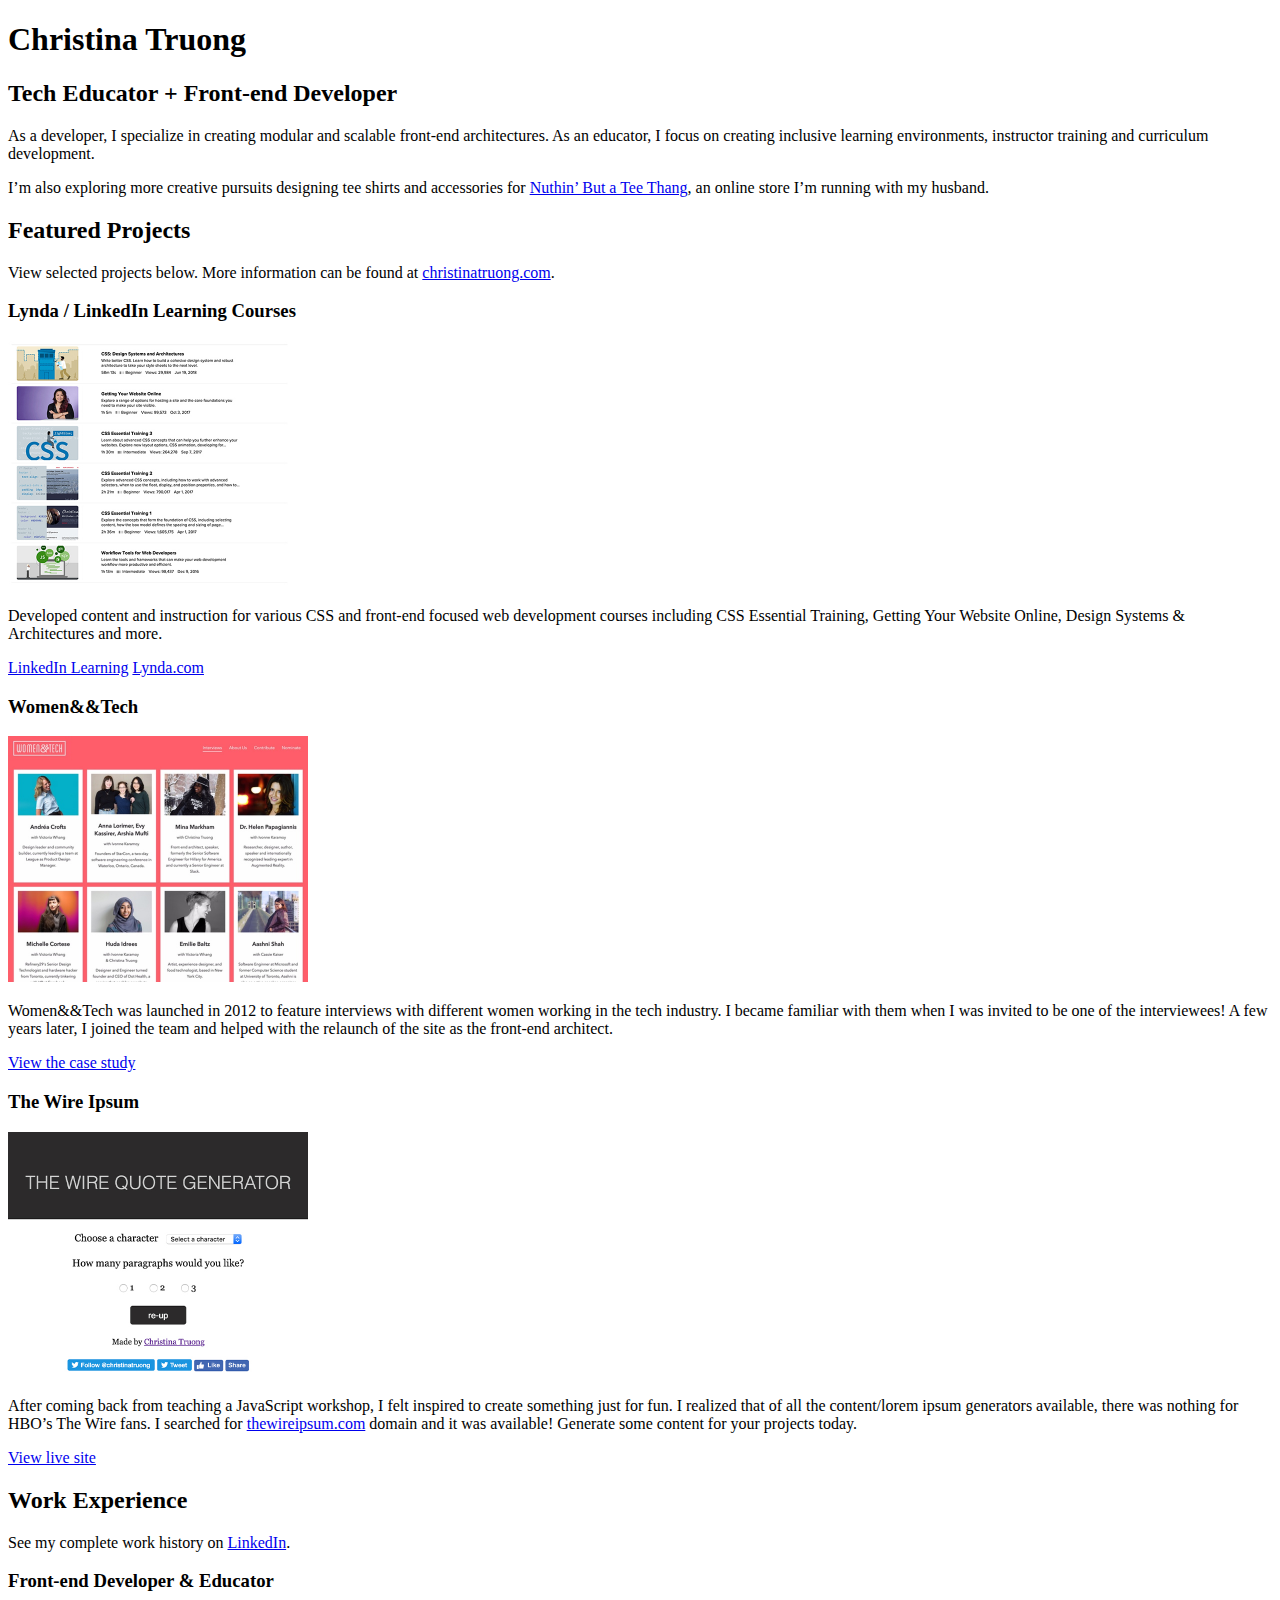
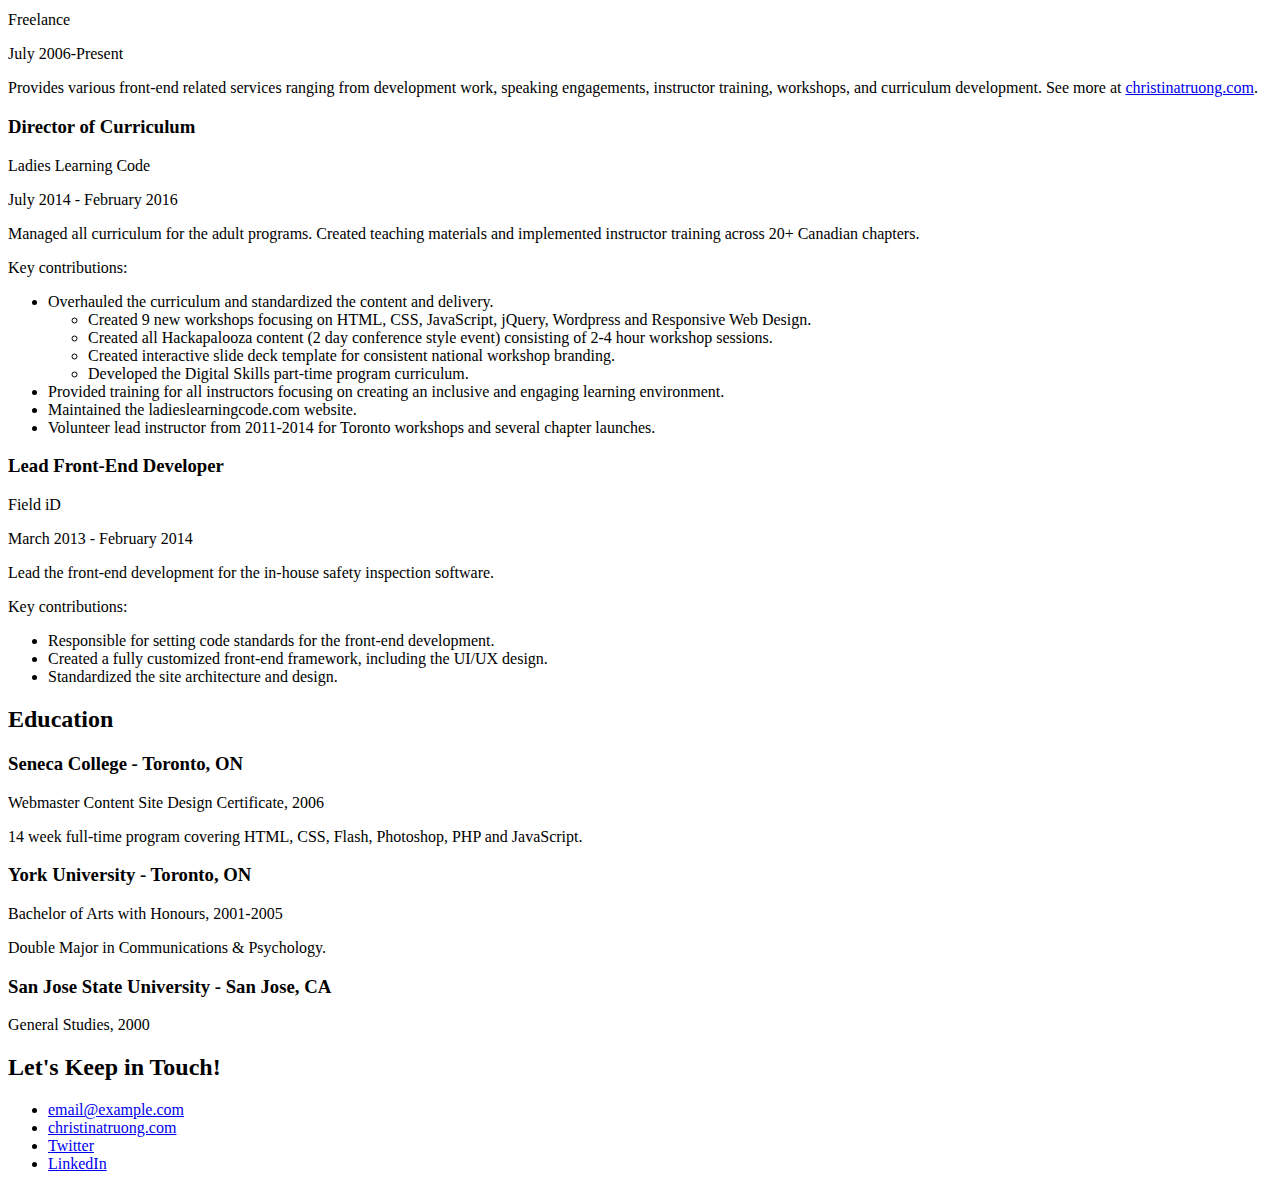
<file: Software developer/CSS Essential Training/Ch2 - Core Concepts/02_12/css-portfolio/index.html>
<!DOCTYPE html>
<html lang="en">
  <head>
    <meta charset="UTF-8">
    <meta name="viewport" content="width=device-width, initial-scale=1.0">
    <title>Christina Truong, Tech Educator + Front-end Developer</title>
    <link rel="stylesheet" href="css/styles.css">
  </head>
  <body>
    <main>
      <!-- ***************  ABOUT / PROFILE  **************** -->
      <header>
        <h1>Christina Truong</h1>
        <h2>Tech Educator + Front-end Developer</h2>

        <p>As a developer, I specialize in creating modular and scalable front-end architectures. As an educator, I focus on creating inclusive learning environments, instructor training and curriculum development.</p>
        <p>I’m also exploring more creative pursuits designing tee shirts and accessories for <a href="http://teethang.com" target="_blank">Nuthin’ But a Tee Thang</a>, an online store I’m running with my husband.</p>
      </header>

      <!-- ************ PROJECTS / PORTFOLIO  ************** -->
      <section>
        <h2>Featured Projects</h2>
        <p>View selected projects below. More information can be found at <a href="http://christinatruong.com">christinatruong.com</a>.</p>

        <!-- Project 1 -->
        <section>
          <h3>Lynda / LinkedIn Learning Courses</h3>
          <img src="images/project-courses.jpg" alt="Lynda & LinkedIn Learning course list">
          <p>Developed content and instruction for various CSS and front-end focused web development courses including CSS Essential Training, Getting Your Website Online, Design Systems & Architectures and more.</p>
          <a href="https://www.linkedin.com/learning/instructors/christina-truong?u=2125562" target="_blank">LinkedIn Learning</a>
          <a href="https://www.lynda.com/Christina-Truong/7842227-1.html">Lynda.com</a>
        </section>

        <!-- Project 2 -->
        <section>
          <h3>Women&&Tech</h3>
          <img src="images/project-women-tech.jpg" alt="Women and Tech website">
          <p>Women&&Tech was launched in 2012 to feature interviews with different women working in the tech industry. I became familiar with them when I was invited to be one of the interviewees! A few years later, I joined the team and helped with the relaunch of the site as the front-end architect.</p>
          <a href="http://christinatruong.com/projects/women-and-tech-redesign.html" target="_blank">View the case study</a>
        </section>

        <!-- Project 3 -->
        <section>
          <h3>The Wire Ipsum</h3>
          <img src="images/project-wire-ipsum.jpg" alt="The Wire Ipsum website">
          <p>After coming back from teaching a JavaScript workshop, I felt inspired to create something just for fun. I realized that of all the content/lorem ipsum generators available, there was nothing for HBO’s The Wire fans. I searched for <a href="http://thewireipsum.com" target="_blank">thewireipsum.com</a> domain and it was available! Generate some content for your projects today.</p>
          <a href="http://thewireipsum.com" target="_blank">View live site</a>
        </section>
      </section>

      <!-- ***************  WORK EXPERIENCE  ***************** -->
      <section>
        <h2>Work Experience</h2>
        <p>See my complete work history on <a href="https://www.linkedin.com/in/christinatruong/">LinkedIn</a>.</p>

        <!-- Job 1 -->
        <section>
          <h3>Front-end Developer & Educator</h3>
          <p>Freelance</p>
          <p>July 2006-Present</p>
          <p>Provides various front-end related services ranging from development work, speaking engagements, instructor training, workshops, and curriculum development. See more at  <a href="http://christinatruong.com">christinatruong.com</a>.</p>
        </section>

        <!-- Job 2 -->
        <section>
          <h3>Director of Curriculum</h3>
          <p>Ladies Learning Code</p>
          <p>July 2014 - February 2016</p>
          <p>Managed all curriculum for the adult programs. Created teaching materials and implemented instructor training across 20+ Canadian chapters.</p>
          <p>Key contributions:</p>
          <ul>
            <li>Overhauled the curriculum and standardized the content and delivery.
              <ul>
                <li>Created 9 new workshops focusing on HTML, CSS, JavaScript, jQuery, Wordpress and Responsive Web Design.</li>
                <li>Created all Hackapalooza content (2 day conference style event) consisting of 2-4 hour workshop sessions.</li>
                <li>Created interactive slide deck template for consistent national workshop branding.</li>
                <li>Developed the Digital Skills part-time program curriculum.</li>
              </ul>
            </li>
            <li>Provided training for all instructors focusing on creating an inclusive and engaging learning environment.</li>
            <li>Maintained the ladieslearningcode.com website.</li>
            <li>Volunteer lead instructor from 2011-2014 for Toronto workshops and several chapter launches.</li>
          </ul>
        </section>

        <!-- Job 3 -->
        <section>
          <h3>Lead Front-End Developer</h3>
          <p>Field iD</p>
          <p>March 2013 - February 2014</p>
          <p>Lead the front-end development for the in-house safety inspection software.</p>
          <p>Key contributions:</p>
          <ul>
            <li>Responsible for setting code standards for the front-end development.</li>
            <li>Created a fully customized front-end framework, including the UI/UX design.</li>
            <li>Standardized the site architecture and design.</li>
          </ul>
        </section>
      </section>

      <!-- ******************  EDUCATION & CERTIFICATIONS ****************** -->
      <section>
        <h2>Education</h2>

        <section>
          <h3>Seneca College - Toronto, ON</h3>
          <p>Webmaster Content Site Design Certificate, 2006</p>
          <p>14 week full-time program covering HTML, CSS, Flash, Photoshop, PHP and JavaScript.</p>
        </section>

        <section>
          <h3>York University - Toronto, ON</h3>
          <p>Bachelor of Arts with Honours, 2001-2005</p>
          <p>Double Major in Communications & Psychology.</p>
        </section>

        <section>
          <h3>San Jose State University - San Jose, CA</h3>
          <p>General Studies, 2000</p>
        </section>
      </section>

      <!-- *****************  CONTACT INFO / SOCIAL MEDIA  ***************** -->
      <footer>
        <h2>Let's Keep in Touch!</h2>

        <!-- Social media and contact links. Add or remove any networks. -->
        <ul>
          <li><a href="mailto:email@example.com">email@example.com</a></li>
          <li><a href="http://christinatruong.com" target="_blank">christinatruong.com</a></li>
          <li><a href="http://twitter.com/christinatruong" target="_blank">Twitter</a></li>
          <li><a href="#" target="_blank">LinkedIn</a></li>
        </ul>
      </footer>
    </main>
  </body>
</html>
</file>
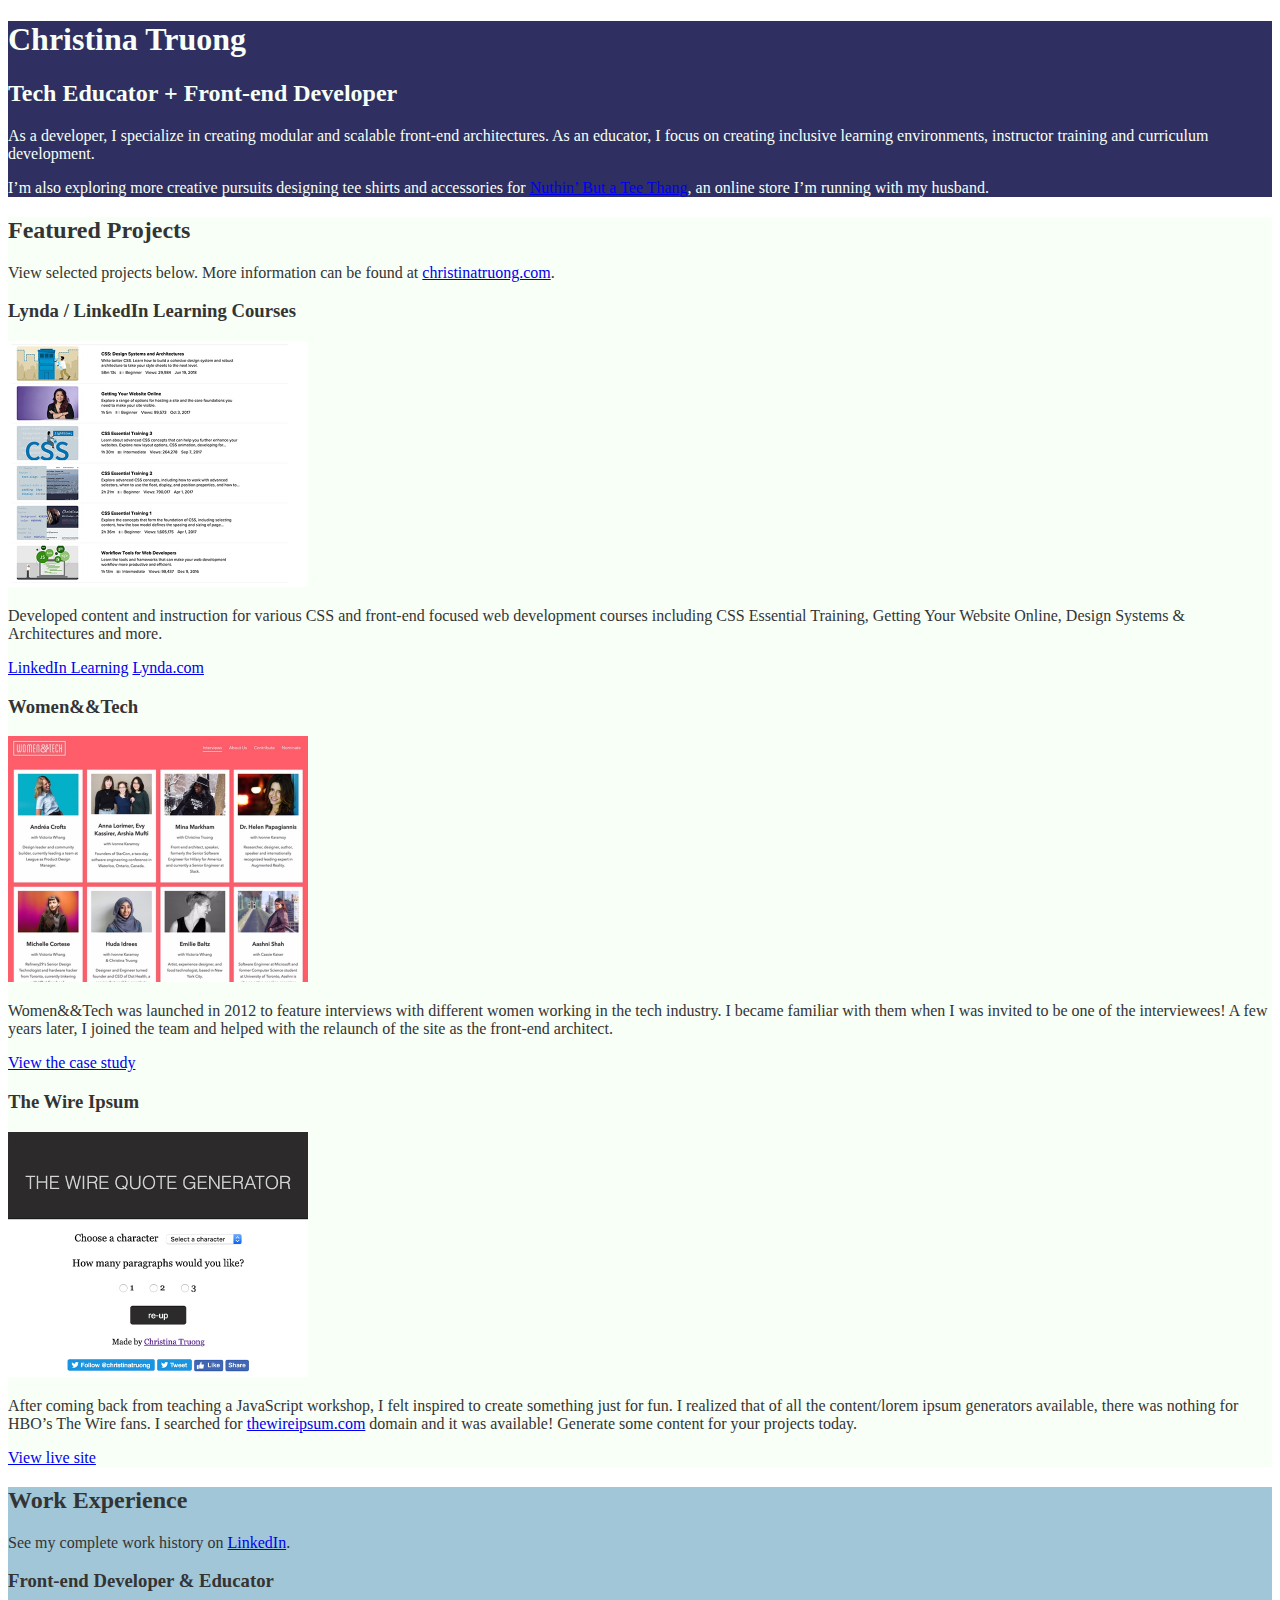
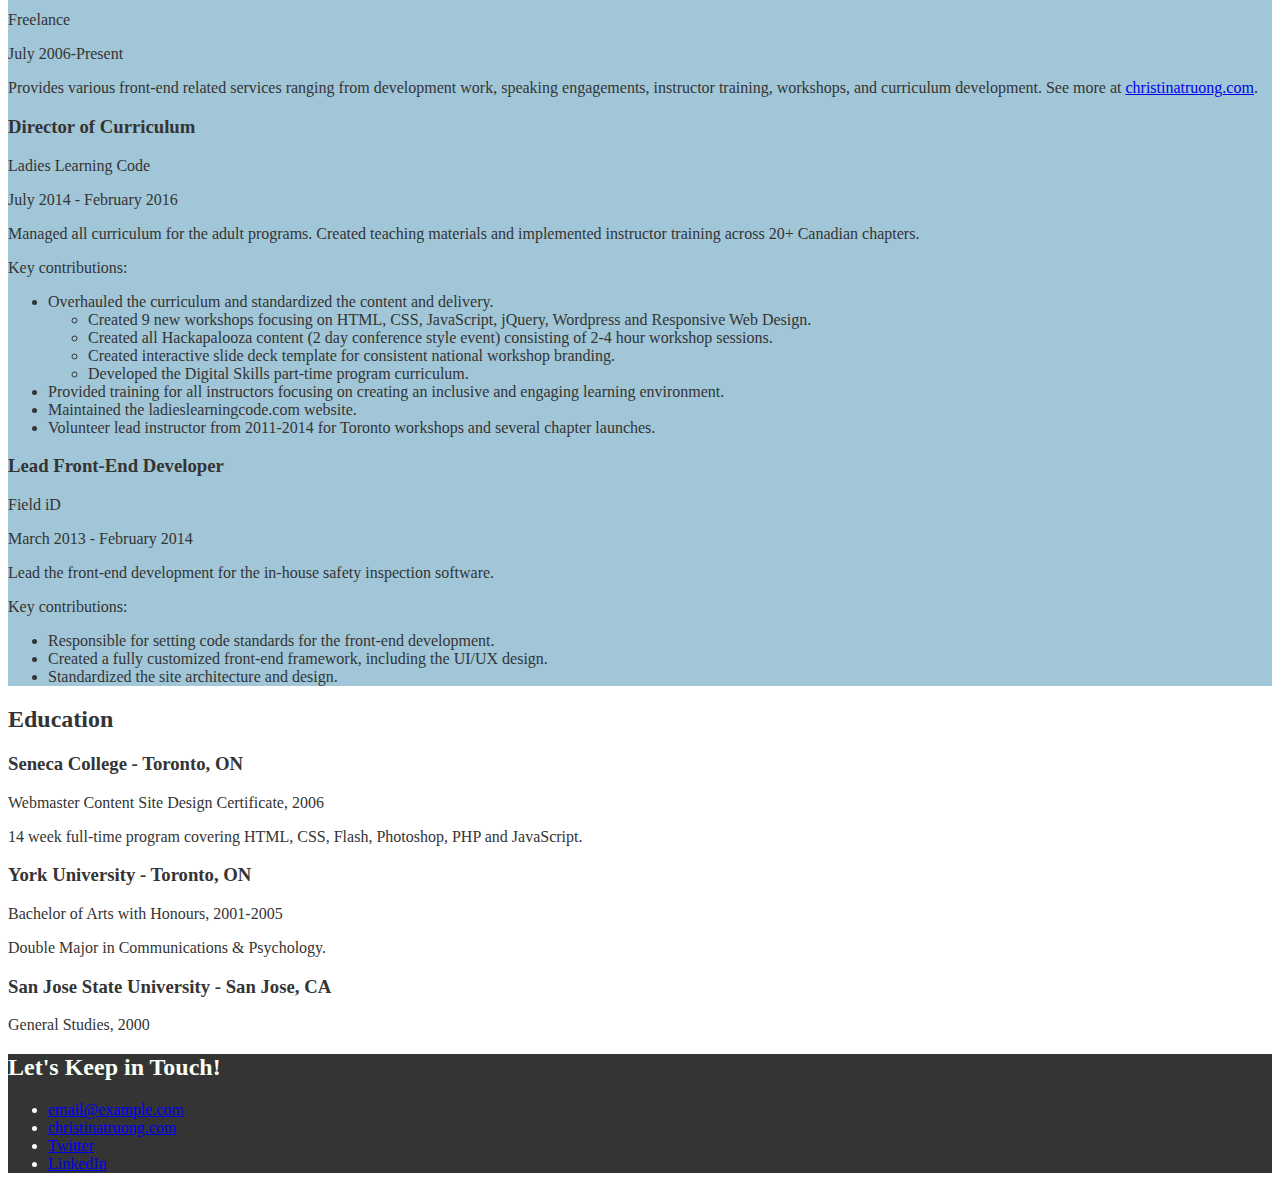
<file: Software developer/CSS Essential Training/Ch2 - Core Concepts/02_14/css-portfolio/index.html>
<!DOCTYPE html>
<html lang="en">
  <head>
    <meta charset="UTF-8">
    <meta name="viewport" content="width=device-width, initial-scale=1.0">
    <title>Christina Truong, Tech Educator + Front-end Developer</title>
    <link rel="stylesheet" href="css/styles.css">
  </head>
  <body>
    <main>
      <!-- ***************  ABOUT / PROFILE  **************** -->
      <header>
        <h1>Christina Truong</h1>
        <h2>Tech Educator + Front-end Developer</h2>

        <p>As a developer, I specialize in creating modular and scalable front-end architectures. As an educator, I focus on creating inclusive learning environments, instructor training and curriculum development.</p>
        <p>I’m also exploring more creative pursuits designing tee shirts and accessories for <a href="http://teethang.com" target="_blank">Nuthin’ But a Tee Thang</a>, an online store I’m running with my husband.</p>
      </header>

      <!-- ************ PROJECTS / PORTFOLIO  ************** -->
      <section class="projects">
        <h2>Featured Projects</h2>
        <p>View selected projects below. More information can be found at <a href="http://christinatruong.com">christinatruong.com</a>.</p>

        <!-- Project 1 -->
        <section>
          <h3>Lynda / LinkedIn Learning Courses</h3>
          <img src="images/project-courses.jpg" alt="Lynda & LinkedIn Learning course list">
          <p>Developed content and instruction for various CSS and front-end focused web development courses including CSS Essential Training, Getting Your Website Online, Design Systems & Architectures and more.</p>
          <a href="https://www.linkedin.com/learning/instructors/christina-truong?u=2125562" target="_blank">LinkedIn Learning</a>
          <a href="https://www.lynda.com/Christina-Truong/7842227-1.html">Lynda.com</a>
        </section>

        <!-- Project 2 -->
        <section>
          <h3>Women&&Tech</h3>
          <img src="images/project-women-tech.jpg" alt="Women and Tech website">
          <p>Women&&Tech was launched in 2012 to feature interviews with different women working in the tech industry. I became familiar with them when I was invited to be one of the interviewees! A few years later, I joined the team and helped with the relaunch of the site as the front-end architect.</p>
          <a href="http://christinatruong.com/projects/women-and-tech-redesign.html" target="_blank">View the case study</a>
        </section>

        <!-- Project 3 -->
        <section>
          <h3>The Wire Ipsum</h3>
          <img src="images/project-wire-ipsum.jpg" alt="The Wire Ipsum website">
          <p>After coming back from teaching a JavaScript workshop, I felt inspired to create something just for fun. I realized that of all the content/lorem ipsum generators available, there was nothing for HBO’s The Wire fans. I searched for <a href="http://thewireipsum.com" target="_blank">thewireipsum.com</a> domain and it was available! Generate some content for your projects today.</p>
          <a href="http://thewireipsum.com" target="_blank">View live site</a>
        </section>
      </section>

      <!-- ***************  WORK EXPERIENCE  ***************** -->
      <section class="work-experience">
        <h2>Work Experience</h2>
        <p>See my complete work history on <a href="https://www.linkedin.com/in/christinatruong/">LinkedIn</a>.</p>

        <!-- Job 1 -->
        <section>
          <h3>Front-end Developer & Educator</h3>
          <p>Freelance</p>
          <p>July 2006-Present</p>
          <p>Provides various front-end related services ranging from development work, speaking engagements, instructor training, workshops, and curriculum development. See more at  <a href="http://christinatruong.com">christinatruong.com</a>.</p>
        </section>

        <!-- Job 2 -->
        <section>
          <h3>Director of Curriculum</h3>
          <p>Ladies Learning Code</p>
          <p>July 2014 - February 2016</p>
          <p>Managed all curriculum for the adult programs. Created teaching materials and implemented instructor training across 20+ Canadian chapters.</p>
          <p>Key contributions:</p>
          <ul>
            <li>Overhauled the curriculum and standardized the content and delivery.
              <ul>
                <li>Created 9 new workshops focusing on HTML, CSS, JavaScript, jQuery, Wordpress and Responsive Web Design.</li>
                <li>Created all Hackapalooza content (2 day conference style event) consisting of 2-4 hour workshop sessions.</li>
                <li>Created interactive slide deck template for consistent national workshop branding.</li>
                <li>Developed the Digital Skills part-time program curriculum.</li>
              </ul>
            </li>
            <li>Provided training for all instructors focusing on creating an inclusive and engaging learning environment.</li>
            <li>Maintained the ladieslearningcode.com website.</li>
            <li>Volunteer lead instructor from 2011-2014 for Toronto workshops and several chapter launches.</li>
          </ul>
        </section>

        <!-- Job 3 -->
        <section>
          <h3>Lead Front-End Developer</h3>
          <p>Field iD</p>
          <p>March 2013 - February 2014</p>
          <p>Lead the front-end development for the in-house safety inspection software.</p>
          <p>Key contributions:</p>
          <ul>
            <li>Responsible for setting code standards for the front-end development.</li>
            <li>Created a fully customized front-end framework, including the UI/UX design.</li>
            <li>Standardized the site architecture and design.</li>
          </ul>
        </section>
      </section>

      <!-- ******************  EDUCATION & CERTIFICATIONS ****************** -->
      <section class="education">
        <h2>Education</h2>

        <section>
          <h3>Seneca College - Toronto, ON</h3>
          <p>Webmaster Content Site Design Certificate, 2006</p>
          <p>14 week full-time program covering HTML, CSS, Flash, Photoshop, PHP and JavaScript.</p>
        </section>

        <section>
          <h3>York University - Toronto, ON</h3>
          <p>Bachelor of Arts with Honours, 2001-2005</p>
          <p>Double Major in Communications & Psychology.</p>
        </section>

        <section>
          <h3>San Jose State University - San Jose, CA</h3>
          <p>General Studies, 2000</p>
        </section>
      </section>

      <!-- *****************  CONTACT INFO / SOCIAL MEDIA  ***************** -->
      <footer>
        <h2>Let's Keep in Touch!</h2>

        <!-- Social media and contact links. Add or remove any networks. -->
        <ul>
          <li><a href="mailto:email@example.com">email@example.com</a></li>
          <li><a href="http://christinatruong.com" target="_blank">christinatruong.com</a></li>
          <li><a href="http://twitter.com/christinatruong" target="_blank">Twitter</a></li>
          <li><a href="#" target="_blank">LinkedIn</a></li>
        </ul>
      </footer>
    </main>
  </body>
</html>
</file>
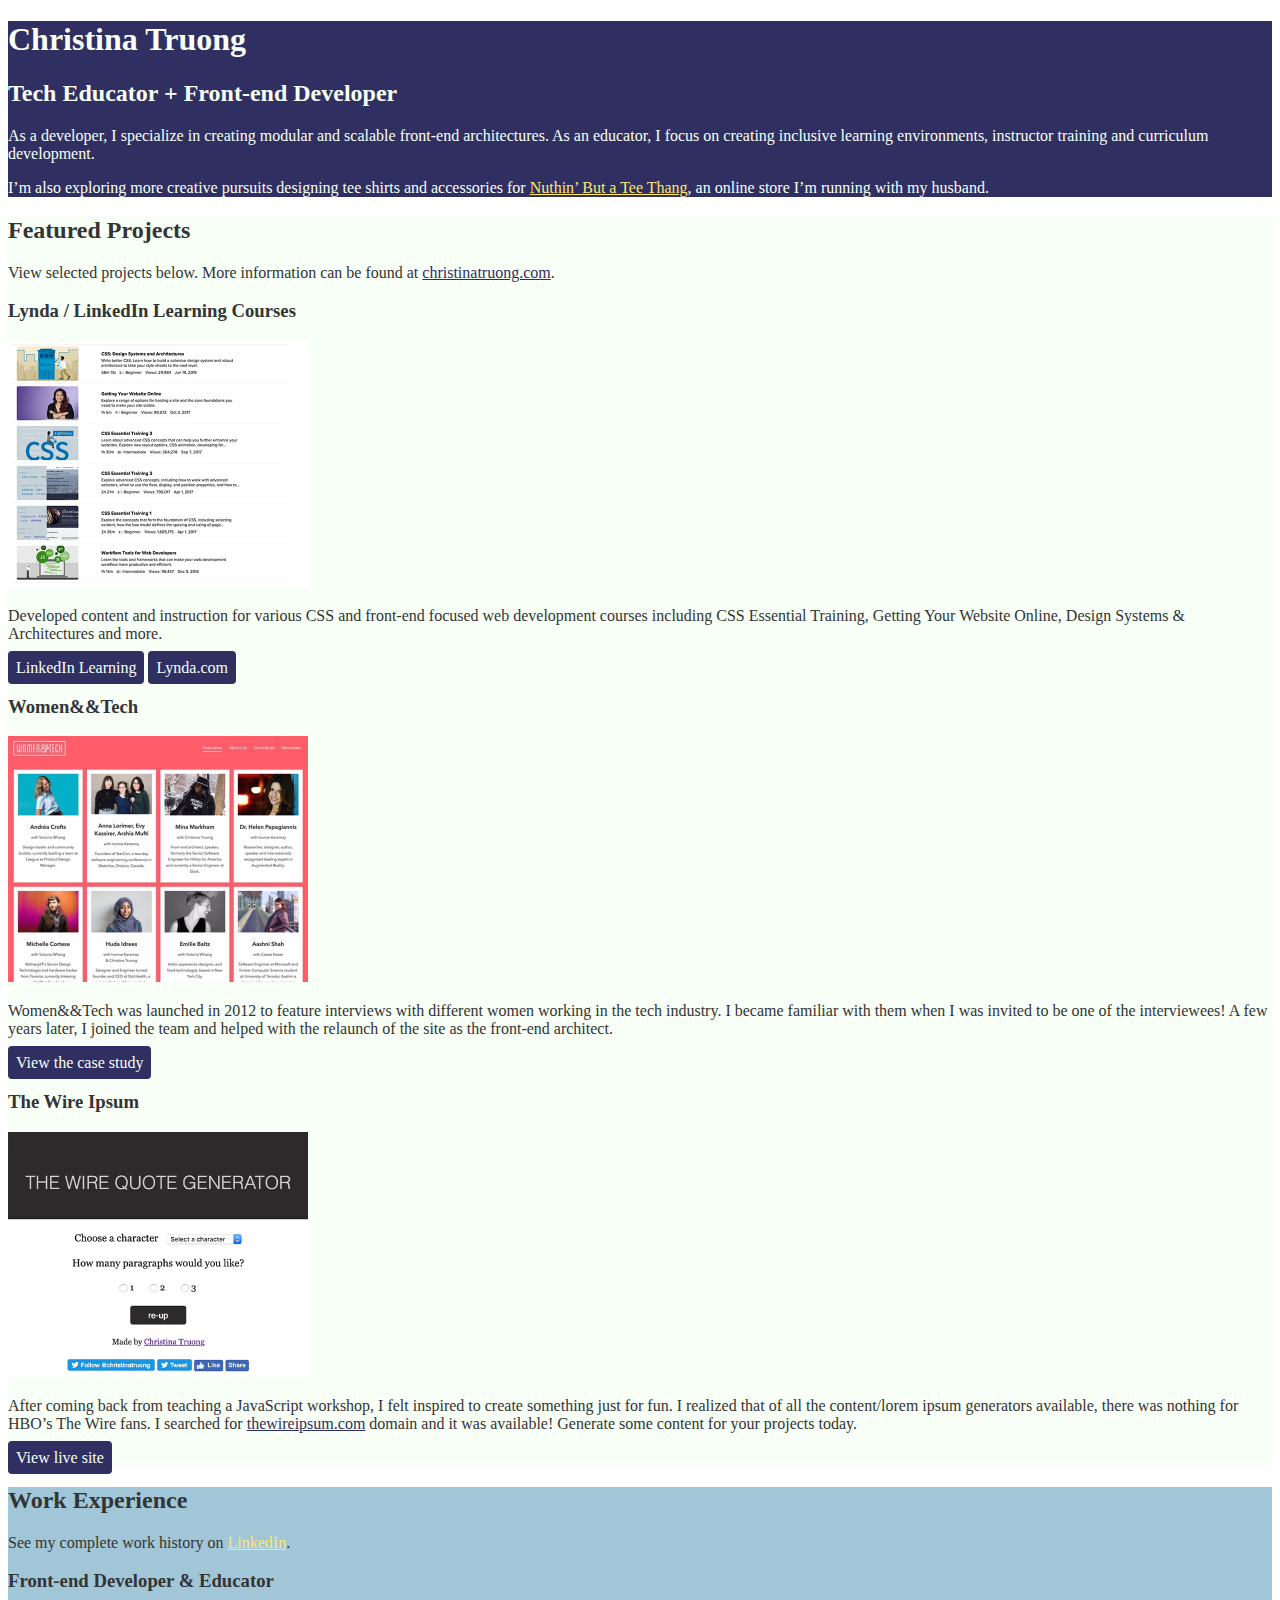
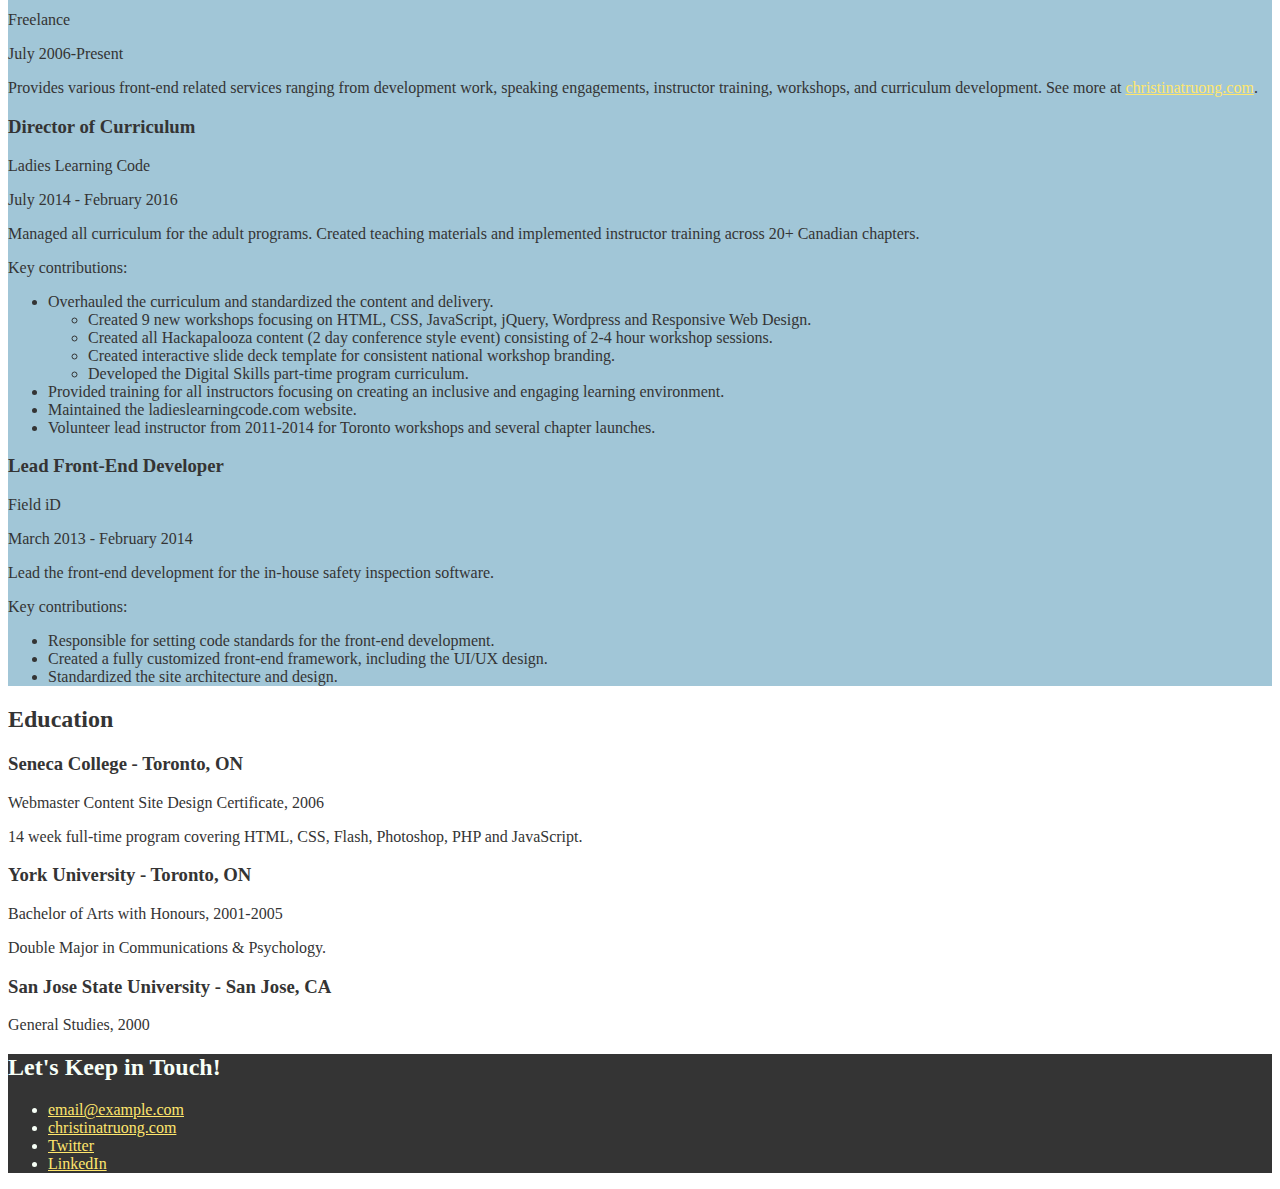
<file: Software developer/CSS Essential Training/Ch3 - The Box Model/03_08/css-portfolio/index.html>
<!DOCTYPE html>
<html lang="en">
  <head>
    <meta charset="UTF-8">
    <meta name="viewport" content="width=device-width, initial-scale=1.0">
    <title>Christina Truong, Tech Educator + Front-end Developer</title>
    <link rel="stylesheet" href="css/styles.css">
  </head>
  <body>
    <main>
      <!-- ***************  ABOUT / PROFILE  **************** -->
      <header>
        <h1>Christina Truong</h1>
        <h2>Tech Educator + Front-end Developer</h2>

        <p>As a developer, I specialize in creating modular and scalable front-end architectures. As an educator, I focus on creating inclusive learning environments, instructor training and curriculum development.</p>
        <p>I’m also exploring more creative pursuits designing tee shirts and accessories for <a href="http://teethang.com" target="_blank">Nuthin’ But a Tee Thang</a>, an online store I’m running with my husband.</p>
      </header>

      <!-- ************ PROJECTS / PORTFOLIO  ************** -->
      <section class="projects">
        <h2>Featured Projects</h2>
        <p>View selected projects below. More information can be found at <a href="http://christinatruong.com">christinatruong.com</a>.</p>

        <!-- Project 1 -->
        <section>
          <h3>Lynda / LinkedIn Learning Courses</h3>
          <img src="images/project-courses.jpg" alt="Lynda & LinkedIn Learning course list">
          <p>Developed content and instruction for various CSS and front-end focused web development courses including CSS Essential Training, Getting Your Website Online, Design Systems & Architectures and more.</p>
          <a class="btn" href="https://www.linkedin.com/learning/instructors/christina-truong?u=2125562" target="_blank">LinkedIn Learning</a>
          <a class="btn" href="https://www.lynda.com/Christina-Truong/7842227-1.html">Lynda.com</a>
        </section>

        <!-- Project 2 -->
        <section>
          <h3>Women&&Tech</h3>
          <img src="images/project-women-tech.jpg" alt="Women and Tech website">
          <p>Women&&Tech was launched in 2012 to feature interviews with different women working in the tech industry. I became familiar with them when I was invited to be one of the interviewees! A few years later, I joined the team and helped with the relaunch of the site as the front-end architect.</p>
          <a class="btn" href="http://christinatruong.com/projects/women-and-tech-redesign.html" target="_blank">View the case study</a>
        </section>

        <!-- Project 3 -->
        <section>
          <h3>The Wire Ipsum</h3>
          <img src="images/project-wire-ipsum.jpg" alt="The Wire Ipsum website">
          <p>After coming back from teaching a JavaScript workshop, I felt inspired to create something just for fun. I realized that of all the content/lorem ipsum generators available, there was nothing for HBO’s The Wire fans. I searched for <a href="http://thewireipsum.com" target="_blank">thewireipsum.com</a> domain and it was available! Generate some content for your projects today.</p>
          <a class="btn" href="http://thewireipsum.com" target="_blank">View live site</a>
        </section>
      </section>

      <!-- ***************  WORK EXPERIENCE  ***************** -->
      <section class="work-experience">
        <h2>Work Experience</h2>
        <p>See my complete work history on <a href="https://www.linkedin.com/in/christinatruong/">LinkedIn</a>.</p>

        <!-- Job 1 -->
        <section>
          <h3>Front-end Developer & Educator</h3>
          <p>Freelance</p>
          <p>July 2006-Present</p>
          <p>Provides various front-end related services ranging from development work, speaking engagements, instructor training, workshops, and curriculum development. See more at  <a href="http://christinatruong.com">christinatruong.com</a>.</p>
        </section>

        <!-- Job 2 -->
        <section>
          <h3>Director of Curriculum</h3>
          <p>Ladies Learning Code</p>
          <p>July 2014 - February 2016</p>
          <p>Managed all curriculum for the adult programs. Created teaching materials and implemented instructor training across 20+ Canadian chapters.</p>
          <p>Key contributions:</p>
          <ul>
            <li>Overhauled the curriculum and standardized the content and delivery.
              <ul>
                <li>Created 9 new workshops focusing on HTML, CSS, JavaScript, jQuery, Wordpress and Responsive Web Design.</li>
                <li>Created all Hackapalooza content (2 day conference style event) consisting of 2-4 hour workshop sessions.</li>
                <li>Created interactive slide deck template for consistent national workshop branding.</li>
                <li>Developed the Digital Skills part-time program curriculum.</li>
              </ul>
            </li>
            <li>Provided training for all instructors focusing on creating an inclusive and engaging learning environment.</li>
            <li>Maintained the ladieslearningcode.com website.</li>
            <li>Volunteer lead instructor from 2011-2014 for Toronto workshops and several chapter launches.</li>
          </ul>
        </section>

        <!-- Job 3 -->
        <section>
          <h3>Lead Front-End Developer</h3>
          <p>Field iD</p>
          <p>March 2013 - February 2014</p>
          <p>Lead the front-end development for the in-house safety inspection software.</p>
          <p>Key contributions:</p>
          <ul>
            <li>Responsible for setting code standards for the front-end development.</li>
            <li>Created a fully customized front-end framework, including the UI/UX design.</li>
            <li>Standardized the site architecture and design.</li>
          </ul>
        </section>
      </section>

      <!-- *************  EDUCATION & CERTIFICATIONS *********** -->
      <section class="education">
        <h2>Education</h2>

        <section>
          <h3>Seneca College - Toronto, ON</h3>
          <p>Webmaster Content Site Design Certificate, 2006</p>
          <p>14 week full-time program covering HTML, CSS, Flash, Photoshop, PHP and JavaScript.</p>
        </section>

        <section>
          <h3>York University - Toronto, ON</h3>
          <p>Bachelor of Arts with Honours, 2001-2005</p>
          <p>Double Major in Communications & Psychology.</p>
        </section>

        <section>
          <h3>San Jose State University - San Jose, CA</h3>
          <p>General Studies, 2000</p>
        </section>
      </section>

      <!-- ************  CONTACT INFO / SOCIAL MEDIA  ************ -->
      <footer>
        <h2>Let's Keep in Touch!</h2>

        <!-- Social media and contact links. Add or remove any networks. -->
        <ul>
          <li><a href="mailto:email@example.com">email@example.com</a></li>
          <li><a href="http://christinatruong.com" target="_blank">christinatruong.com</a></li>
          <li><a href="http://twitter.com/christinatruong" target="_blank">Twitter</a></li>
          <li><a href="#" target="_blank">LinkedIn</a></li>
        </ul>
      </footer>
    </main>
  </body>
</html>
</file>
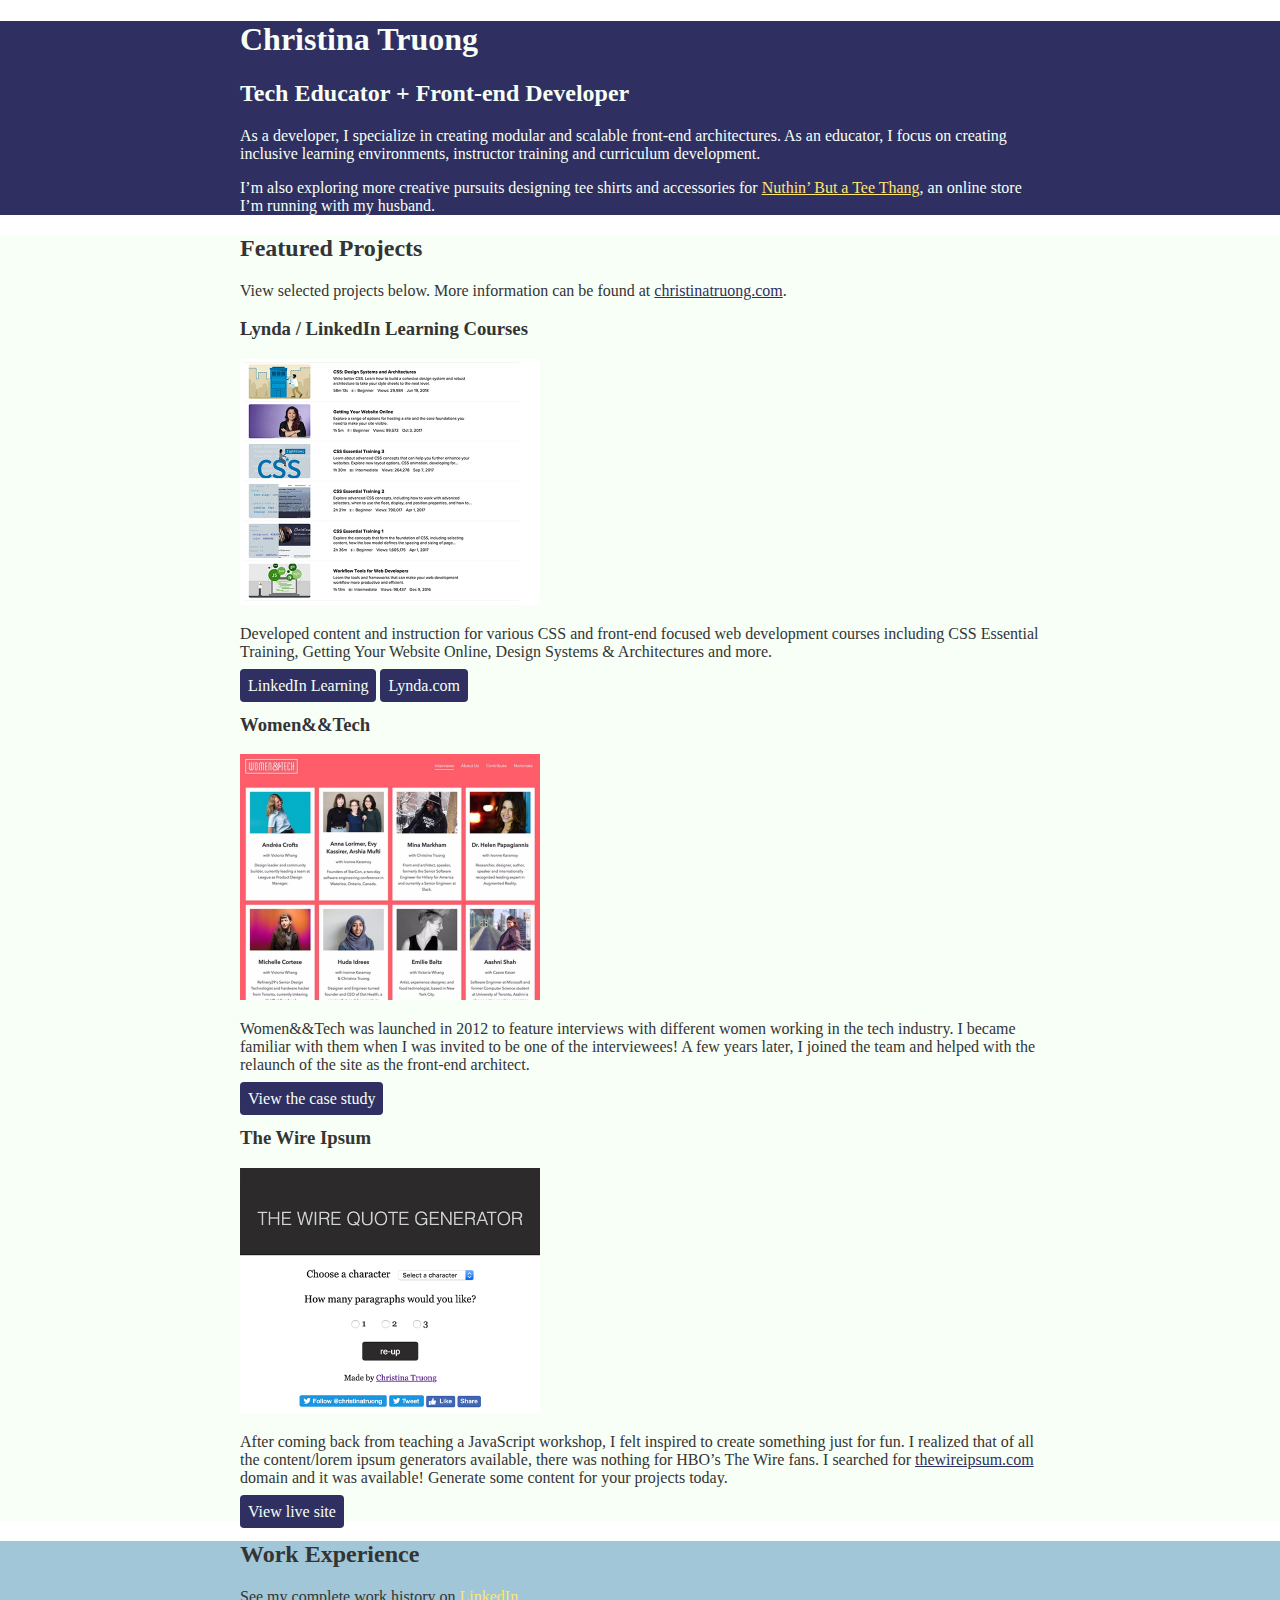
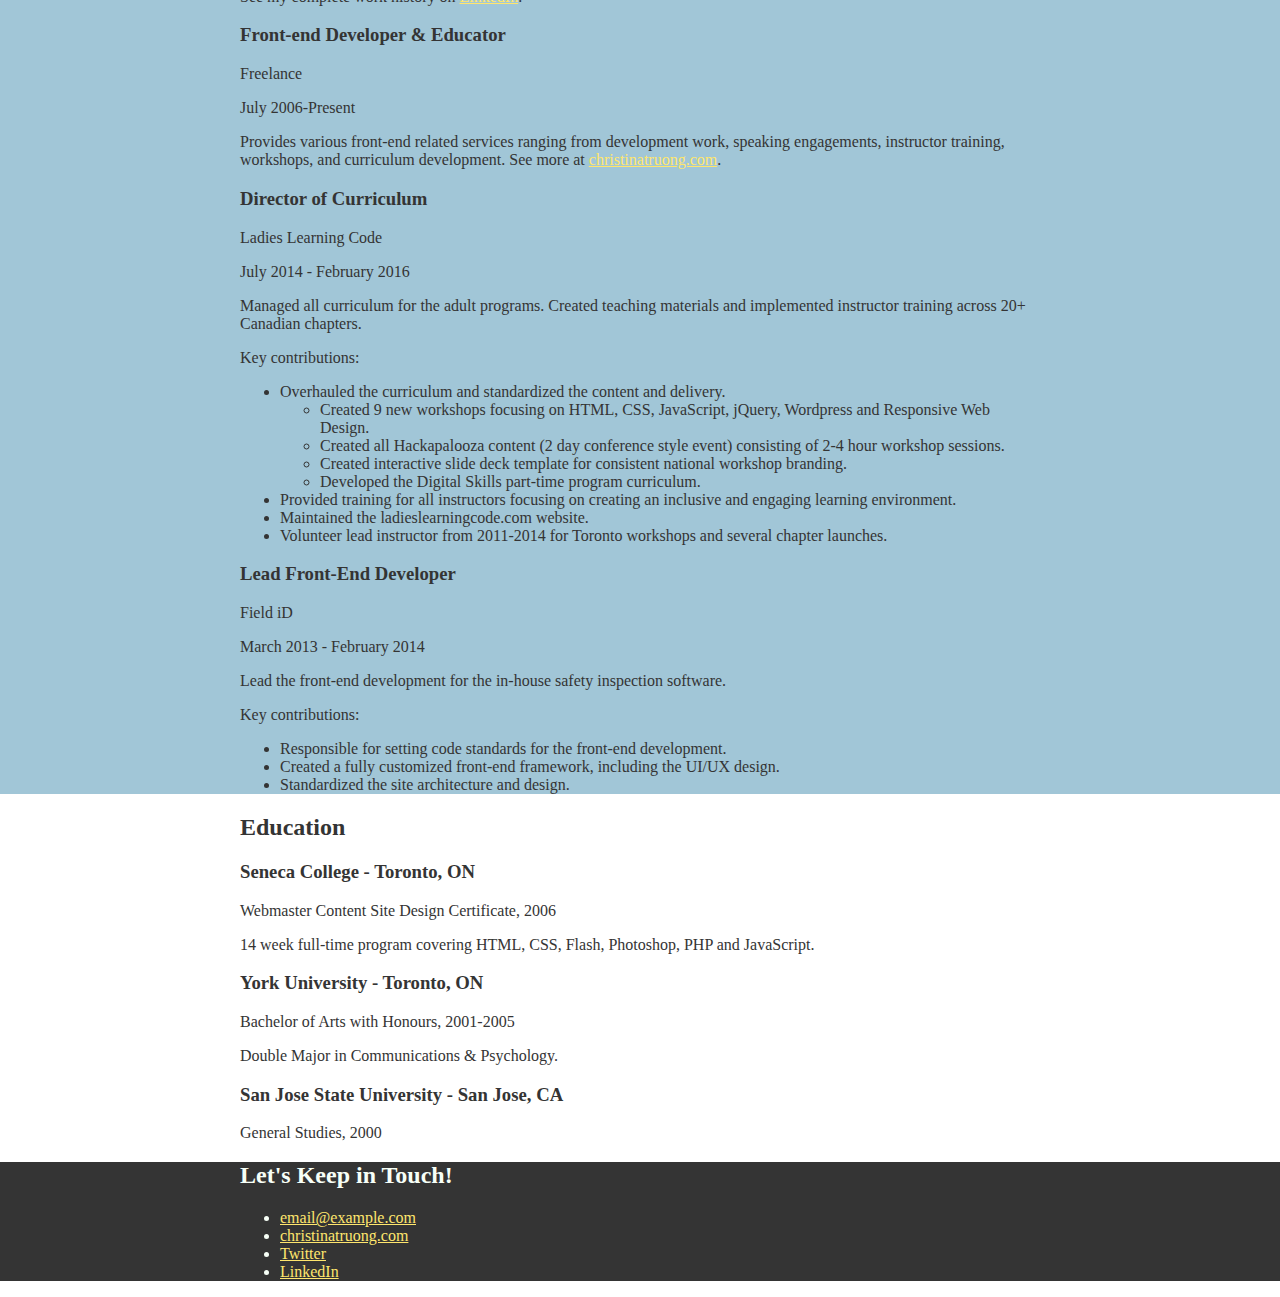
<file: Software developer/CSS Essential Training/Ch3 - The Box Model/03_09/css-portfolio/index.html>
<!DOCTYPE html>
<html lang="en">
  <head>
    <meta charset="UTF-8">
    <meta name="viewport" content="width=device-width, initial-scale=1.0">
    <title>Christina Truong, Tech Educator + Front-end Developer</title>
    <link rel="stylesheet" href="css/styles.css">
  </head>
  <body>
    <main>
      <!-- ***************  ABOUT / PROFILE  **************** -->
      <header>
        <div class="content-wrap">
          <h1>Christina Truong</h1>
          <h2>Tech Educator + Front-end Developer</h2>

          <p>As a developer, I specialize in creating modular and scalable front-end architectures. As an educator, I focus on creating inclusive learning environments, instructor training and curriculum development.</p>
          <p>I’m also exploring more creative pursuits designing tee shirts and accessories for <a href="http://teethang.com" target="_blank">Nuthin’ But a Tee Thang</a>, an online store I’m running with my husband.</p>
        </div>
      </header>

      <!-- ************ PROJECTS / PORTFOLIO  ************** -->
      <section class="projects">
        <div class="content-wrap">
          <h2>Featured Projects</h2>
          <p>View selected projects below. More information can be found at <a href="http://christinatruong.com">christinatruong.com</a>.</p>

          <!-- Project 1 -->
          <section>
            <h3>Lynda / LinkedIn Learning Courses</h3>
            <img src="images/project-courses.jpg" alt="Lynda & LinkedIn Learning course list">
            <p>Developed content and instruction for various CSS and front-end focused web development courses including CSS Essential Training, Getting Your Website Online, Design Systems & Architectures and more.</p>
            <a class="btn" href="https://www.linkedin.com/learning/instructors/christina-truong?u=2125562" target="_blank">LinkedIn Learning</a>
            <a class="btn" href="https://www.lynda.com/Christina-Truong/7842227-1.html">Lynda.com</a>
          </section>

          <!-- Project 2 -->
          <section>
            <h3>Women&&Tech</h3>
            <img src="images/project-women-tech.jpg" alt="Women and Tech website">
            <p>Women&&Tech was launched in 2012 to feature interviews with different women working in the tech industry. I became familiar with them when I was invited to be one of the interviewees! A few years later, I joined the team and helped with the relaunch of the site as the front-end architect.</p>
            <a class="btn" href="http://christinatruong.com/projects/women-and-tech-redesign.html" target="_blank">View the case study</a>
          </section>

          <!-- Project 3 -->
          <section>
            <h3>The Wire Ipsum</h3>
            <img src="images/project-wire-ipsum.jpg" alt="The Wire Ipsum website">
            <p>After coming back from teaching a JavaScript workshop, I felt inspired to create something just for fun. I realized that of all the content/lorem ipsum generators available, there was nothing for HBO’s The Wire fans. I searched for <a href="http://thewireipsum.com" target="_blank">thewireipsum.com</a> domain and it was available! Generate some content for your projects today.</p>
            <a class="btn" href="http://thewireipsum.com" target="_blank">View live site</a>
          </section>
        </div>
      </section>

      <!-- ****************  WORK EXPERIENCE  ******************** -->
      <section class="work-experience">
        <div class="content-wrap">
          <h2>Work Experience</h2>
          <p>See my complete work history on <a href="https://www.linkedin.com/in/christinatruong/">LinkedIn</a>.</p>

          <!-- Job 1 -->
          <section>
            <h3>Front-end Developer & Educator</h3>
            <p>Freelance</p>
            <p>July 2006-Present</p>
            <p>Provides various front-end related services ranging from development work, speaking engagements, instructor training, workshops, and curriculum development. See more at  <a href="http://christinatruong.com">christinatruong.com</a>.</p>
          </section>

          <!-- Job 2 -->
          <section>
            <h3>Director of Curriculum</h3>
            <p>Ladies Learning Code</p>
            <p>July 2014 - February 2016</p>
            <p>Managed all curriculum for the adult programs. Created teaching materials and implemented instructor training across 20+ Canadian chapters.</p>
            <p>Key contributions:</p>
            <ul>
              <li>Overhauled the curriculum and standardized the content and delivery.
                <ul>
                  <li>Created 9 new workshops focusing on HTML, CSS, JavaScript, jQuery, Wordpress and Responsive Web Design.</li>
                  <li>Created all Hackapalooza content (2 day conference style event) consisting of 2-4 hour workshop sessions.</li>
                  <li>Created interactive slide deck template for consistent national workshop branding.</li>
                  <li>Developed the Digital Skills part-time program curriculum.</li>
                </ul>
              </li>
              <li>Provided training for all instructors focusing on creating an inclusive and engaging learning environment.</li>
              <li>Maintained the ladieslearningcode.com website.</li>
              <li>Volunteer lead instructor from 2011-2014 for Toronto workshops and several chapter launches.</li>
            </ul>
          </section>

          <!-- Job 3 -->
          <section>
            <h3>Lead Front-End Developer</h3>
            <p>Field iD</p>
            <p>March 2013 - February 2014</p>
            <p>Lead the front-end development for the in-house safety inspection software.</p>
            <p>Key contributions:</p>
            <ul>
              <li>Responsible for setting code standards for the front-end development.</li>
              <li>Created a fully customized front-end framework, including the UI/UX design.</li>
              <li>Standardized the site architecture and design.</li>
            </ul>
          </section>
        </div>
      </section>

      <!-- *************  EDUCATION & CERTIFICATIONS *********** -->
      <section class="education">
        <div class="content-wrap">
          <h2>Education</h2>

          <section>
            <h3>Seneca College - Toronto, ON</h3>
            <p>Webmaster Content Site Design Certificate, 2006</p>
            <p>14 week full-time program covering HTML, CSS, Flash, Photoshop, PHP and JavaScript.</p>
          </section>

          <section>
            <h3>York University - Toronto, ON</h3>
            <p>Bachelor of Arts with Honours, 2001-2005</p>
            <p>Double Major in Communications & Psychology.</p>
          </section>

          <section>
            <h3>San Jose State University - San Jose, CA</h3>
            <p>General Studies, 2000</p>
          </section>
        </div>
      </section>

      <!-- ************  CONTACT INFO / SOCIAL MEDIA  ************ -->
      <footer>
        <div class="content-wrap">
          <h2>Let's Keep in Touch!</h2>

          <!-- Social media and contact links. Add or remove any networks. -->
          <ul>
            <li><a href="mailto:email@example.com">email@example.com</a></li>
            <li><a href="http://christinatruong.com" target="_blank">christinatruong.com</a></li>
            <li><a href="http://twitter.com/christinatruong" target="_blank">Twitter</a></li>
            <li><a href="#" target="_blank">LinkedIn</a></li>
          </ul>
        </div>
      </footer>
    </main>
  </body>
</html>
</file>
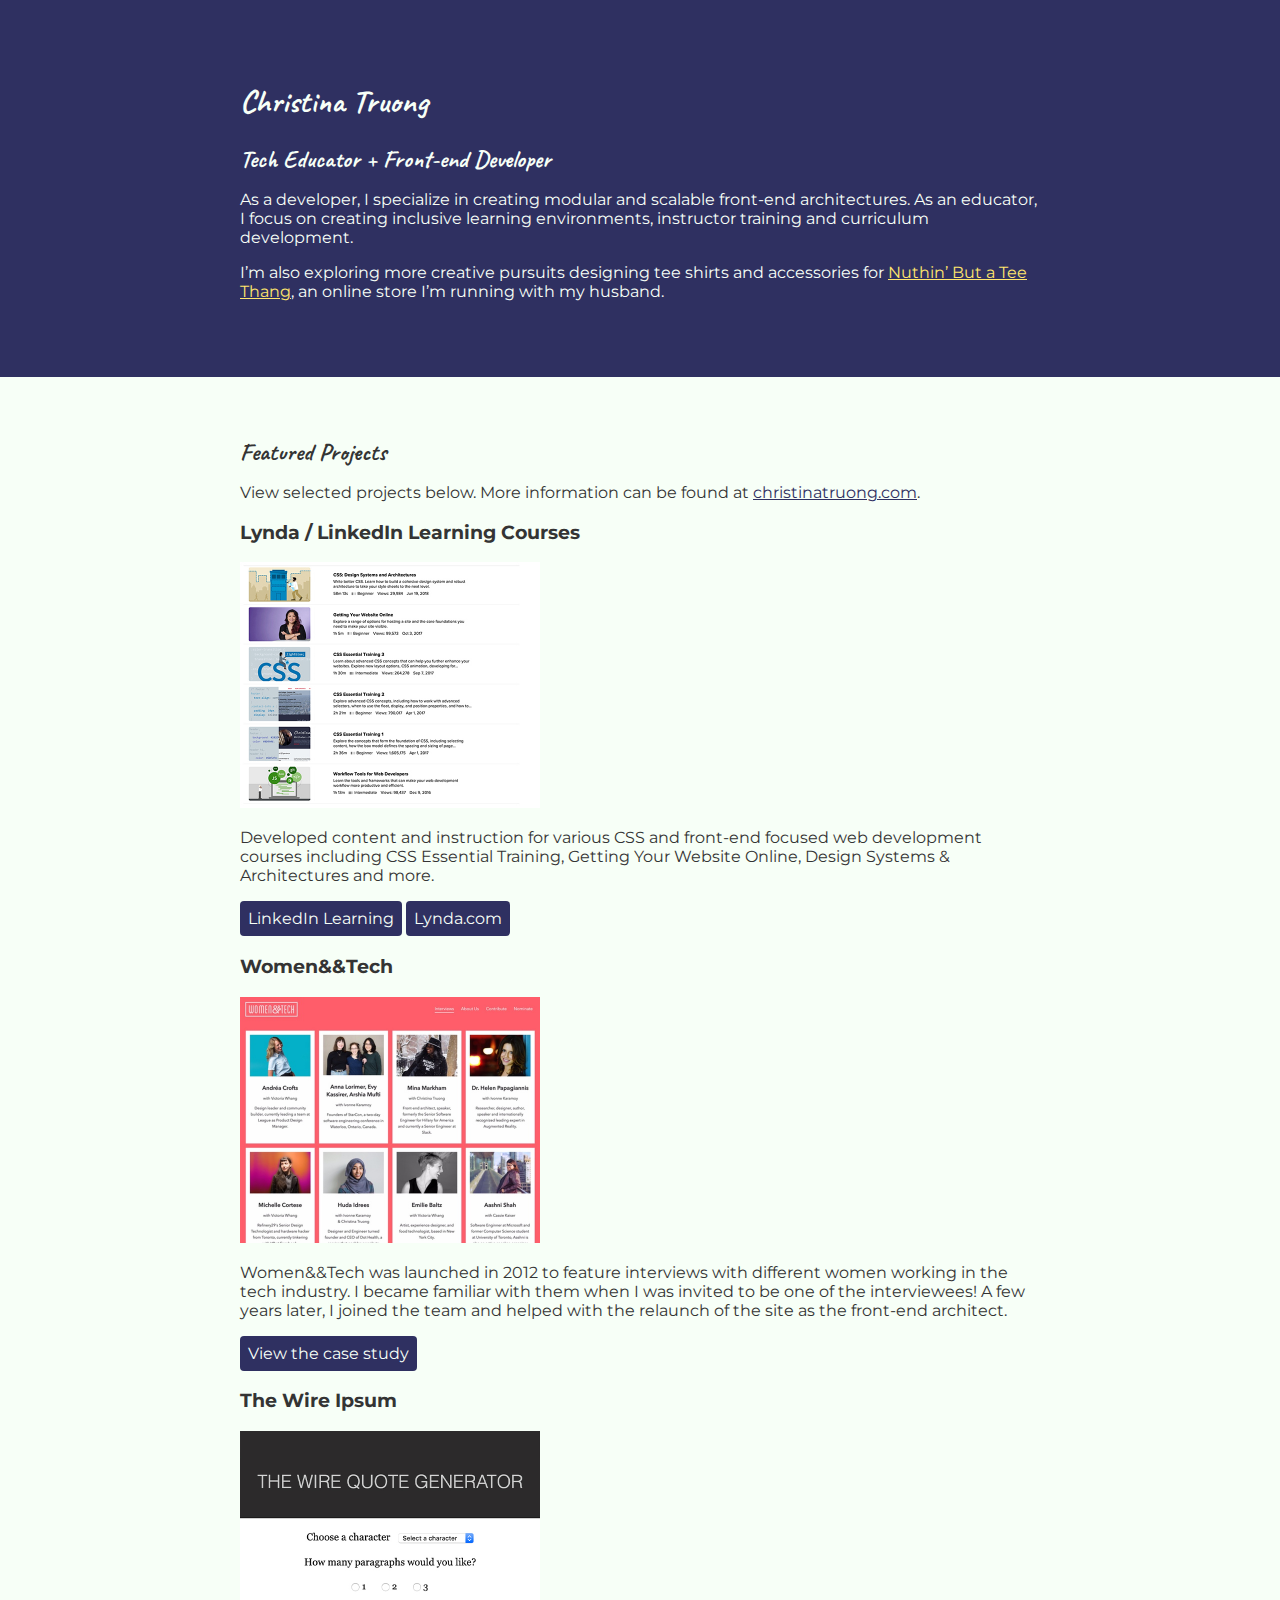
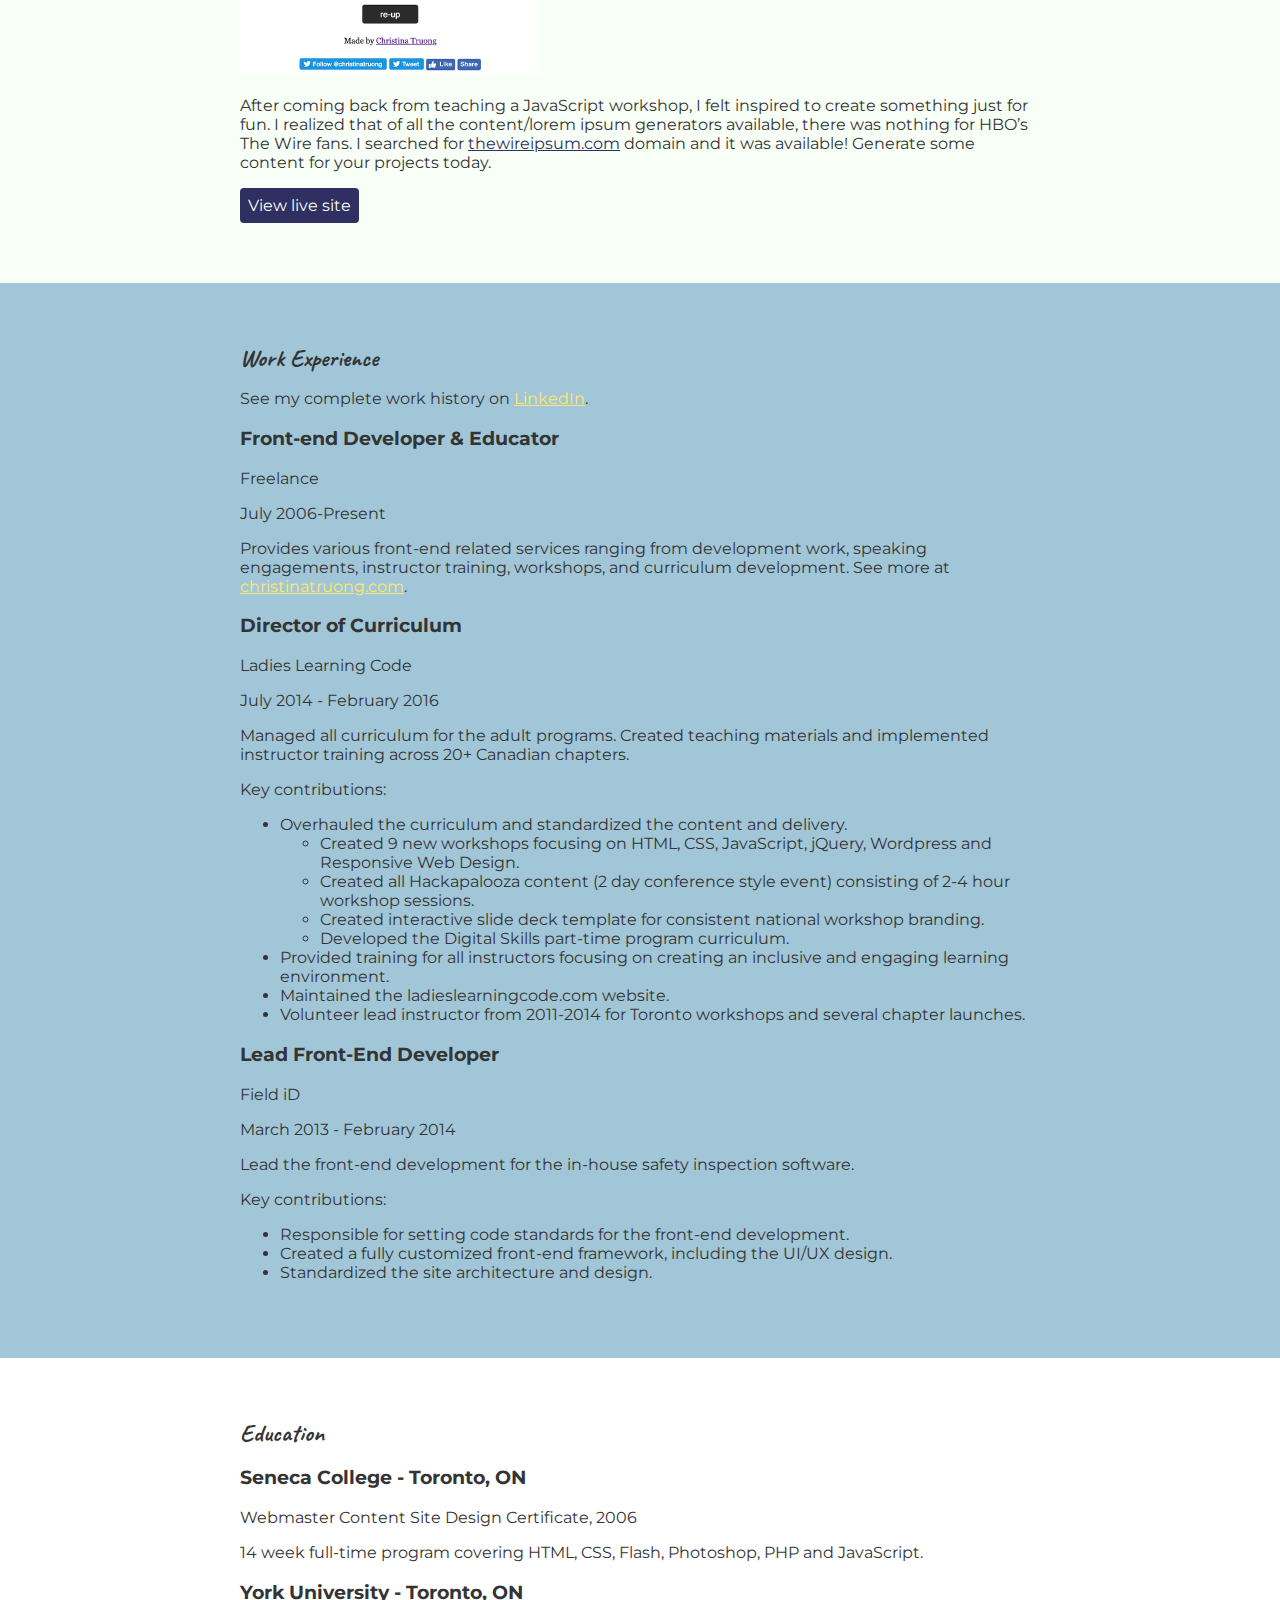
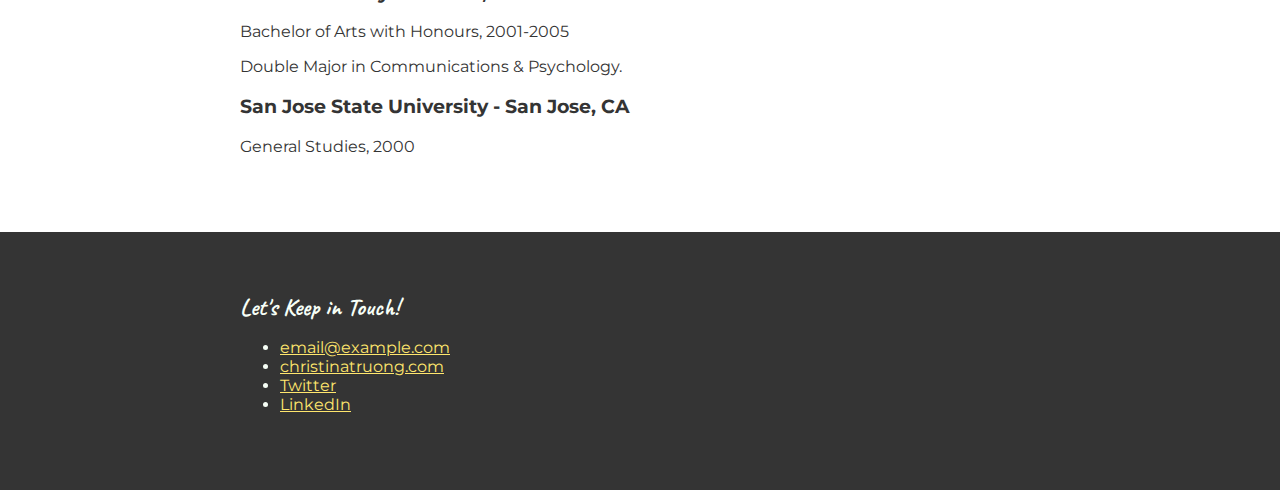
<file: Software developer/CSS Essential Training/Ch4 - Typography/04_10/css-portfolio/index.html>
<!DOCTYPE html>
<html lang="en">
  <head>
    <meta charset="UTF-8">
    <meta name="viewport" content="width=device-width, initial-scale=1.0">
    <title>Christina Truong, Tech Educator + Front-end Developer</title>
    <link href="https://fonts.googleapis.com/css?family=Caveat|Montserrat:400,600&display=swap" rel="stylesheet"> 
    <link rel="stylesheet" href="css/styles.css">
  </head>
  <body>
    <main>
      <!-- ***************  ABOUT / PROFILE  **************** -->
      <header>
        <div class="content-wrap">
          <h1>Christina Truong</h1>
          <h2>Tech Educator + Front-end Developer</h2>

          <p>As a developer, I specialize in creating modular and scalable front-end architectures. As an educator, I focus on creating inclusive learning environments, instructor training and curriculum development.</p>
          <p>I’m also exploring more creative pursuits designing tee shirts and accessories for <a href="http://teethang.com" target="_blank">Nuthin’ But a Tee Thang</a>, an online store I’m running with my husband.</p>
        </div>
      </header>

      <!-- ************ PROJECTS / PORTFOLIO  ************** -->
      <section class="projects">
        <div class="content-wrap">
          <h2>Featured Projects</h2>
          <p>View selected projects below. More information can be found at <a href="http://christinatruong.com">christinatruong.com</a>.</p>

          <!-- Project 1 -->
          <section>
            <h3>Lynda / LinkedIn Learning Courses</h3>
            <img src="images/project-courses.jpg" alt="Lynda & LinkedIn Learning course list">
            <p>Developed content and instruction for various CSS and front-end focused web development courses including CSS Essential Training, Getting Your Website Online, Design Systems & Architectures and more.</p>
            <a class="btn" href="https://www.linkedin.com/learning/instructors/christina-truong?u=2125562" target="_blank">LinkedIn Learning</a>
            <a class="btn" href="https://www.lynda.com/Christina-Truong/7842227-1.html">Lynda.com</a>
          </section>

          <!-- Project 2 -->
          <section>
            <h3>Women&&Tech</h3>
            <img src="images/project-women-tech.jpg" alt="Women and Tech website">
            <p>Women&&Tech was launched in 2012 to feature interviews with different women working in the tech industry. I became familiar with them when I was invited to be one of the interviewees! A few years later, I joined the team and helped with the relaunch of the site as the front-end architect.</p>
            <a class="btn" href="http://christinatruong.com/projects/women-and-tech-redesign.html" target="_blank">View the case study</a>
          </section>

          <!-- Project 3 -->
          <section>
            <h3>The Wire Ipsum</h3>
            <img src="images/project-wire-ipsum.jpg" alt="The Wire Ipsum website">
            <p>After coming back from teaching a JavaScript workshop, I felt inspired to create something just for fun. I realized that of all the content/lorem ipsum generators available, there was nothing for HBO’s The Wire fans. I searched for <a href="http://thewireipsum.com" target="_blank">thewireipsum.com</a> domain and it was available! Generate some content for your projects today.</p>
            <a class="btn" href="http://thewireipsum.com" target="_blank">View live site</a>
          </section>
        </div>
      </section>

      <!-- ****************  WORK EXPERIENCE  ******************** -->
      <section class="work-experience">
        <div class="content-wrap">
          <h2>Work Experience</h2>
          <p>See my complete work history on <a href="https://www.linkedin.com/in/christinatruong/">LinkedIn</a>.</p>

          <!-- Job 1 -->
          <section>
            <h3>Front-end Developer & Educator</h3>
            <p>Freelance</p>
            <p>July 2006-Present</p>
            <p>Provides various front-end related services ranging from development work, speaking engagements, instructor training, workshops, and curriculum development. See more at  <a href="http://christinatruong.com">christinatruong.com</a>.</p>
          </section>

          <!-- Job 2 -->
          <section>
            <h3>Director of Curriculum</h3>
            <p>Ladies Learning Code</p>
            <p>July 2014 - February 2016</p>
            <p>Managed all curriculum for the adult programs. Created teaching materials and implemented instructor training across 20+ Canadian chapters.</p>
            <p>Key contributions:</p>
            <ul>
              <li>Overhauled the curriculum and standardized the content and delivery.
                <ul>
                  <li>Created 9 new workshops focusing on HTML, CSS, JavaScript, jQuery, Wordpress and Responsive Web Design.</li>
                  <li>Created all Hackapalooza content (2 day conference style event) consisting of 2-4 hour workshop sessions.</li>
                  <li>Created interactive slide deck template for consistent national workshop branding.</li>
                  <li>Developed the Digital Skills part-time program curriculum.</li>
                </ul>
              </li>
              <li>Provided training for all instructors focusing on creating an inclusive and engaging learning environment.</li>
              <li>Maintained the ladieslearningcode.com website.</li>
              <li>Volunteer lead instructor from 2011-2014 for Toronto workshops and several chapter launches.</li>
            </ul>
          </section>

          <!-- Job 3 -->
          <section>
            <h3>Lead Front-End Developer</h3>
            <p>Field iD</p>
            <p>March 2013 - February 2014</p>
            <p>Lead the front-end development for the in-house safety inspection software.</p>
            <p>Key contributions:</p>
            <ul>
              <li>Responsible for setting code standards for the front-end development.</li>
              <li>Created a fully customized front-end framework, including the UI/UX design.</li>
              <li>Standardized the site architecture and design.</li>
            </ul>
          </section>
        </div>
      </section>

      <!-- *************  EDUCATION & CERTIFICATIONS *********** -->
      <section class="education">
        <div class="content-wrap">
          <h2>Education</h2>

          <section>
            <h3>Seneca College - Toronto, ON</h3>
            <p>Webmaster Content Site Design Certificate, 2006</p>
            <p>14 week full-time program covering HTML, CSS, Flash, Photoshop, PHP and JavaScript.</p>
          </section>

          <section>
            <h3>York University - Toronto, ON</h3>
            <p>Bachelor of Arts with Honours, 2001-2005</p>
            <p>Double Major in Communications & Psychology.</p>
          </section>

          <section>
            <h3>San Jose State University - San Jose, CA</h3>
            <p>General Studies, 2000</p>
          </section>
        </div>
      </section>

      <!-- ************  CONTACT INFO / SOCIAL MEDIA  ************ -->
      <footer>
        <div class="content-wrap">
          <h2>Let's Keep in Touch!</h2>

          <!-- Social media and contact links. Add or remove any networks. -->
          <ul>
            <li><a href="mailto:email@example.com">email@example.com</a></li>
            <li><a href="http://christinatruong.com" target="_blank">christinatruong.com</a></li>
            <li><a href="http://twitter.com/christinatruong" target="_blank">Twitter</a></li>
            <li><a href="#" target="_blank">LinkedIn</a></li>
          </ul>
        </div>
      </footer>
    </main>
  </body>
</html>
</file>
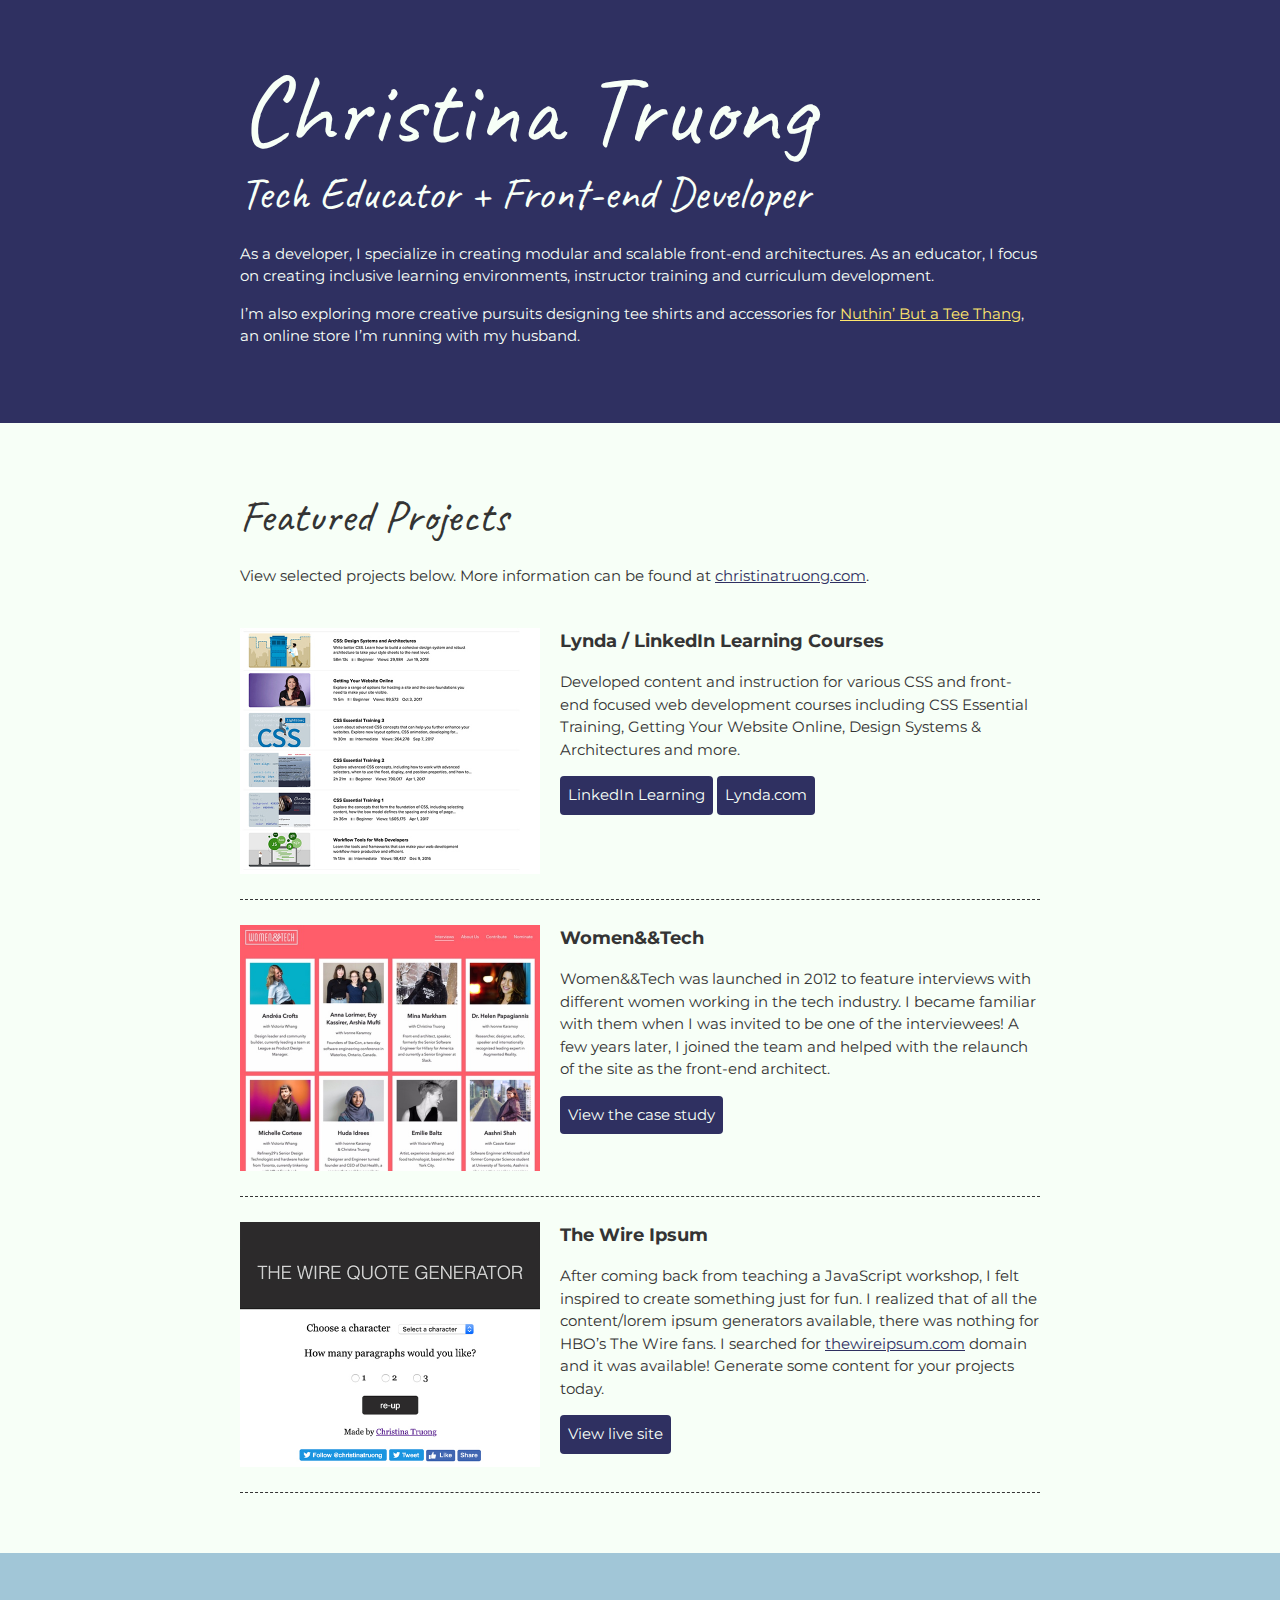
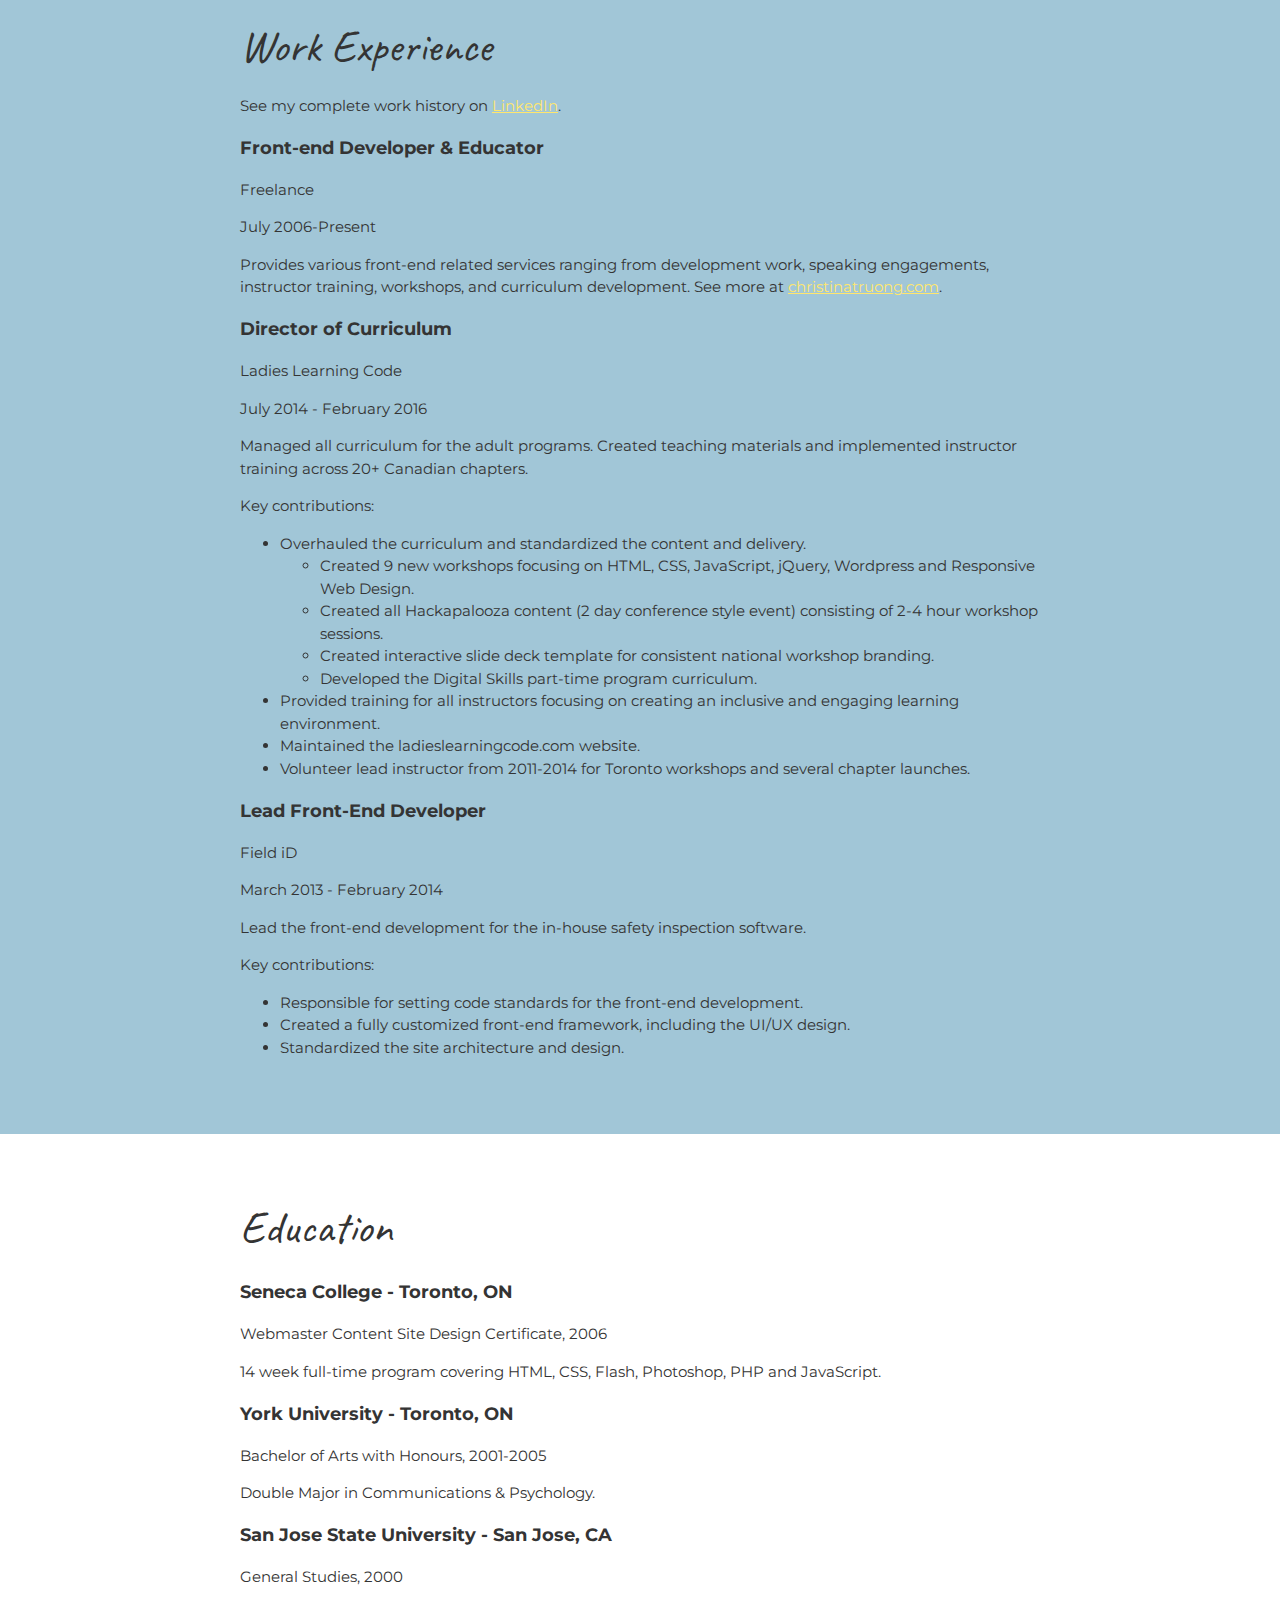
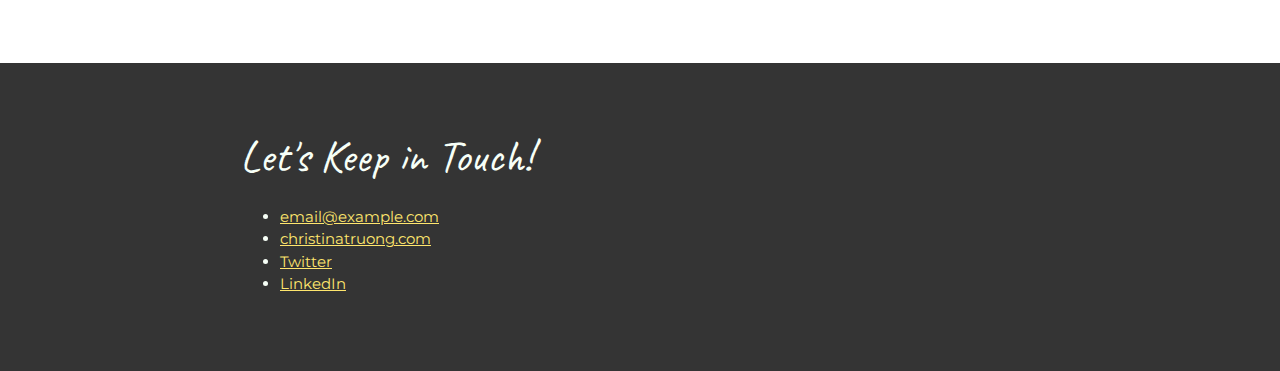
<file: Software developer/CSS Essential Training/Ch6 - Flexbox and Grid/06_07/css-portfolio/index.html>
<!DOCTYPE html>
<html lang="en">
  <head>
    <meta charset="UTF-8">
    <meta name="viewport" content="width=device-width, initial-scale=1.0">
    <title>Christina Truong, Tech Educator + Front-end Developer</title>
    <link href="https://fonts.googleapis.com/css?family=Caveat|Montserrat:400,600&display=swap" rel="stylesheet">
    <link rel="stylesheet" href="css/styles.css">
  </head>
  <body>
    <main>
      <!-- ***************  ABOUT / PROFILE  **************** -->
      <header>
        <div class="content-wrap">
          <h1>Christina Truong</h1>
          <h2>Tech Educator + Front-end Developer</h2>

          <p>As a developer, I specialize in creating modular and scalable front-end architectures. As an educator, I focus on creating inclusive learning environments, instructor training and curriculum development.</p>
          <p>I’m also exploring more creative pursuits designing tee shirts and accessories for <a href="http://teethang.com" target="_blank">Nuthin’ But a Tee Thang</a>, an online store I’m running with my husband.</p>
        </div>
      </header>

      <!-- ************ PROJECTS / PORTFOLIO  ************** -->
      <section class="projects">
        <div class="content-wrap">
          <h2>Featured Projects</h2>
          <p>View selected projects below. More information can be found at <a href="http://christinatruong.com">christinatruong.com</a>.</p>

          <!-- Project 1 -->
          <section class="project-item">
            <img src="images/project-courses.jpg" alt="Lynda & LinkedIn Learning course list">
            <h3>Lynda / LinkedIn Learning Courses</h3>
            <p>Developed content and instruction for various CSS and front-end focused web development courses including CSS Essential Training, Getting Your Website Online, Design Systems & Architectures and more.</p>
            <a class="btn" href="https://www.linkedin.com/learning/instructors/christina-truong?u=2125562" target="_blank">LinkedIn Learning</a>
            <a class="btn" href="https://www.lynda.com/Christina-Truong/7842227-1.html">Lynda.com</a>
          </section>

          <!-- Project 2 -->
          <section class="project-item">
            <img src="images/project-women-tech.jpg" alt="Women and Tech website">
            <h3>Women&&Tech</h3>
            <p>Women&&Tech was launched in 2012 to feature interviews with different women working in the tech industry. I became familiar with them when I was invited to be one of the interviewees! A few years later, I joined the team and helped with the relaunch of the site as the front-end architect.</p>
            <a class="btn" href="http://christinatruong.com/projects/women-and-tech-redesign.html" target="_blank">View the case study</a>
          </section>

          <!-- Project 3 -->
          <section class="project-item">
            <img src="images/project-wire-ipsum.jpg" alt="The Wire Ipsum website">
            <h3>The Wire Ipsum</h3>
            <p>After coming back from teaching a JavaScript workshop, I felt inspired to create something just for fun. I realized that of all the content/lorem ipsum generators available, there was nothing for HBO’s The Wire fans. I searched for <a href="http://thewireipsum.com" target="_blank">thewireipsum.com</a> domain and it was available! Generate some content for your projects today.</p>
            <a class="btn" href="http://thewireipsum.com" target="_blank">View live site</a>
          </section>
        </div>
      </section>

      <!-- ****************  WORK EXPERIENCE  ******************** -->
      <section class="work-experience">
        <div class="content-wrap">
          <h2>Work Experience</h2>
          <p>See my complete work history on <a href="https://www.linkedin.com/in/christinatruong/">LinkedIn</a>.</p>

          <!-- Job 1 -->
          <section>
            <h3>Front-end Developer & Educator</h3>
            <p>Freelance</p>
            <p>July 2006-Present</p>
            <p>Provides various front-end related services ranging from development work, speaking engagements, instructor training, workshops, and curriculum development. See more at  <a href="http://christinatruong.com">christinatruong.com</a>.</p>
          </section>

          <!-- Job 2 -->
          <section>
            <h3>Director of Curriculum</h3>
            <p>Ladies Learning Code</p>
            <p>July 2014 - February 2016</p>
            <p>Managed all curriculum for the adult programs. Created teaching materials and implemented instructor training across 20+ Canadian chapters.</p>
            <p>Key contributions:</p>
            <ul>
              <li>Overhauled the curriculum and standardized the content and delivery.
                <ul>
                  <li>Created 9 new workshops focusing on HTML, CSS, JavaScript, jQuery, Wordpress and Responsive Web Design.</li>
                  <li>Created all Hackapalooza content (2 day conference style event) consisting of 2-4 hour workshop sessions.</li>
                  <li>Created interactive slide deck template for consistent national workshop branding.</li>
                  <li>Developed the Digital Skills part-time program curriculum.</li>
                </ul>
              </li>
              <li>Provided training for all instructors focusing on creating an inclusive and engaging learning environment.</li>
              <li>Maintained the ladieslearningcode.com website.</li>
              <li>Volunteer lead instructor from 2011-2014 for Toronto workshops and several chapter launches.</li>
            </ul>
          </section>

          <!-- Job 3 -->
          <section>
            <h3>Lead Front-End Developer</h3>
            <p>Field iD</p>
            <p>March 2013 - February 2014</p>
            <p>Lead the front-end development for the in-house safety inspection software.</p>
            <p>Key contributions:</p>
            <ul>
              <li>Responsible for setting code standards for the front-end development.</li>
              <li>Created a fully customized front-end framework, including the UI/UX design.</li>
              <li>Standardized the site architecture and design.</li>
            </ul>
          </section>
        </div>
      </section>

      <!-- *************  EDUCATION & CERTIFICATIONS *********** -->
      <section class="education">
        <div class="content-wrap">
          <h2>Education</h2>

          <section>
            <h3>Seneca College - Toronto, ON</h3>
            <p>Webmaster Content Site Design Certificate, 2006</p>
            <p>14 week full-time program covering HTML, CSS, Flash, Photoshop, PHP and JavaScript.</p>
          </section>

          <section>
            <h3>York University - Toronto, ON</h3>
            <p>Bachelor of Arts with Honours, 2001-2005</p>
            <p>Double Major in Communications & Psychology.</p>
          </section>

          <section>
            <h3>San Jose State University - San Jose, CA</h3>
            <p>General Studies, 2000</p>
          </section>
        </div>
      </section>

      <!-- ************  CONTACT INFO / SOCIAL MEDIA  ************ -->
      <footer>
        <div class="content-wrap">
          <h2>Let's Keep in Touch!</h2>

          <!-- Social media and contact links. Add or remove any networks. -->
          <ul>
            <li><a href="mailto:email@example.com">email@example.com</a></li>
            <li><a href="http://christinatruong.com" target="_blank">christinatruong.com</a></li>
            <li><a href="http://twitter.com/christinatruong" target="_blank">Twitter</a></li>
            <li><a href="#" target="_blank">LinkedIn</a></li>
          </ul>
        </div>
      </footer>
    </main>
  </body>
</html>
</file>
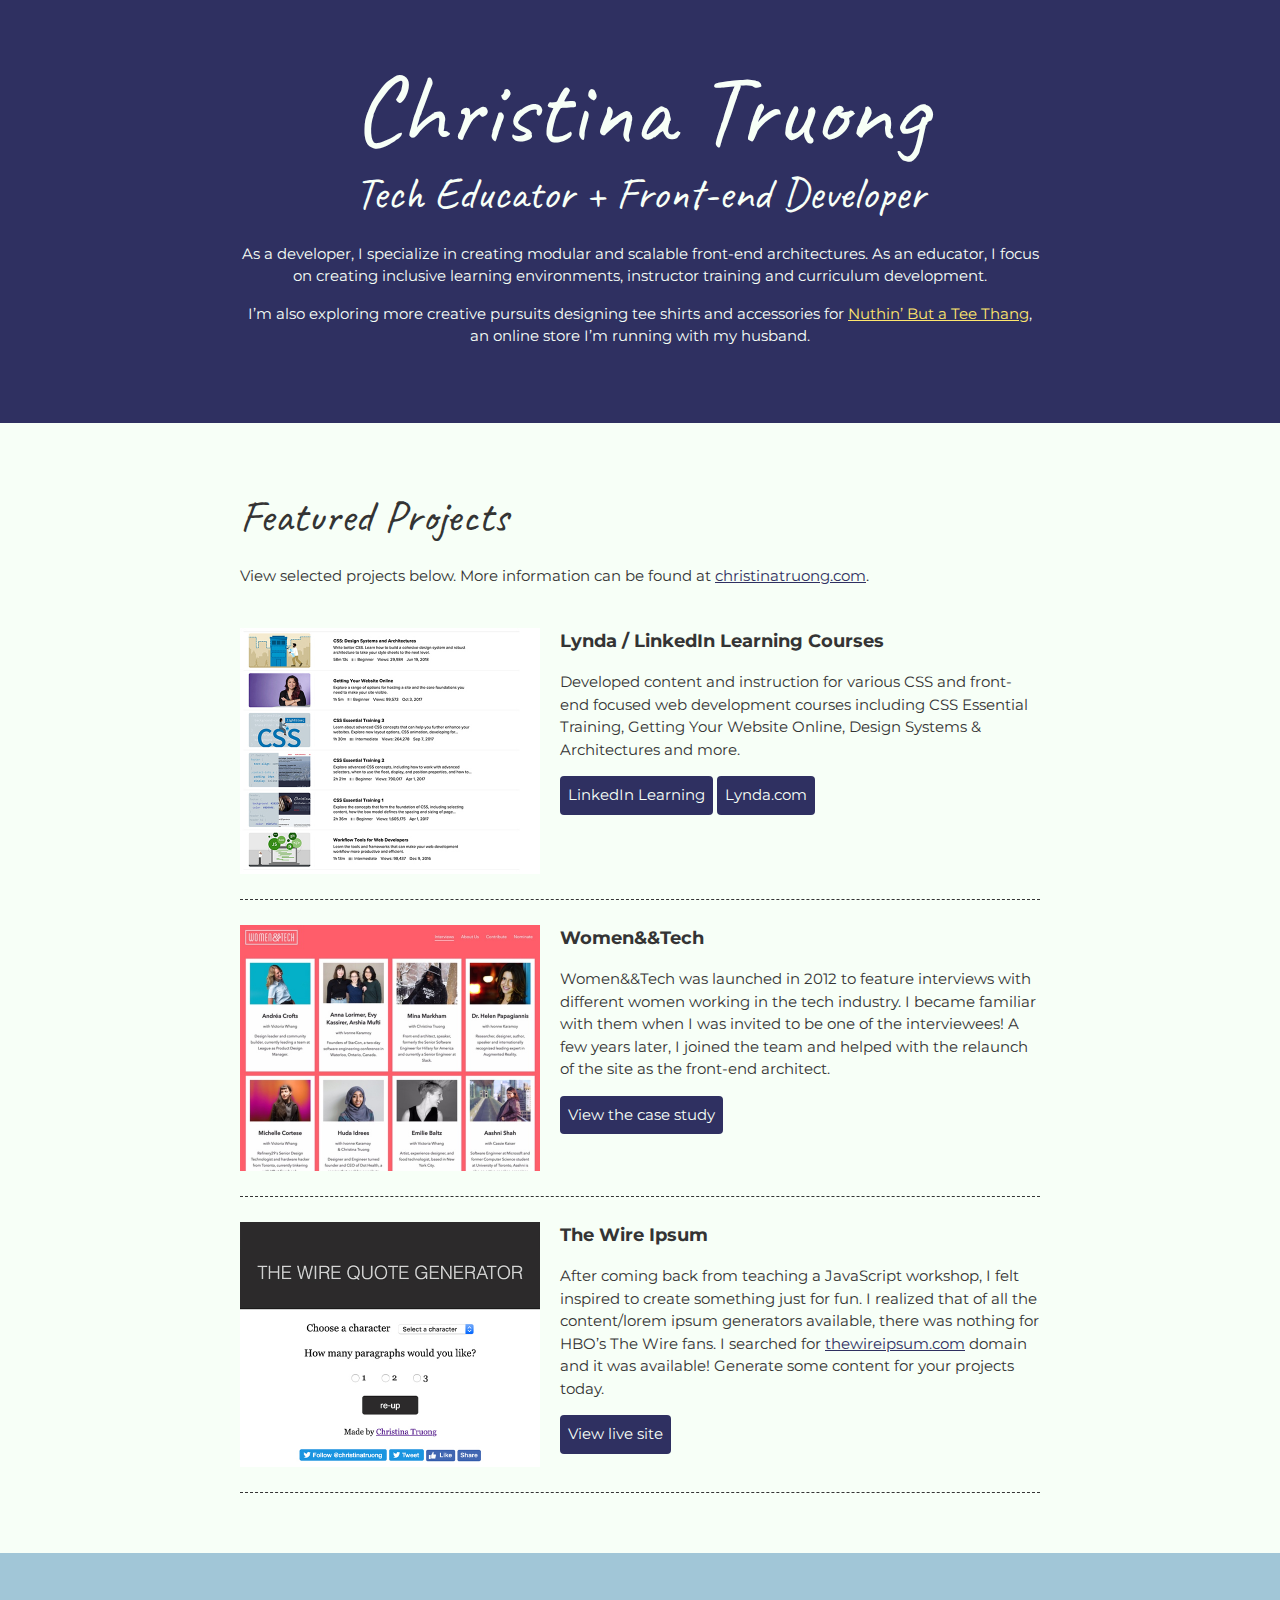
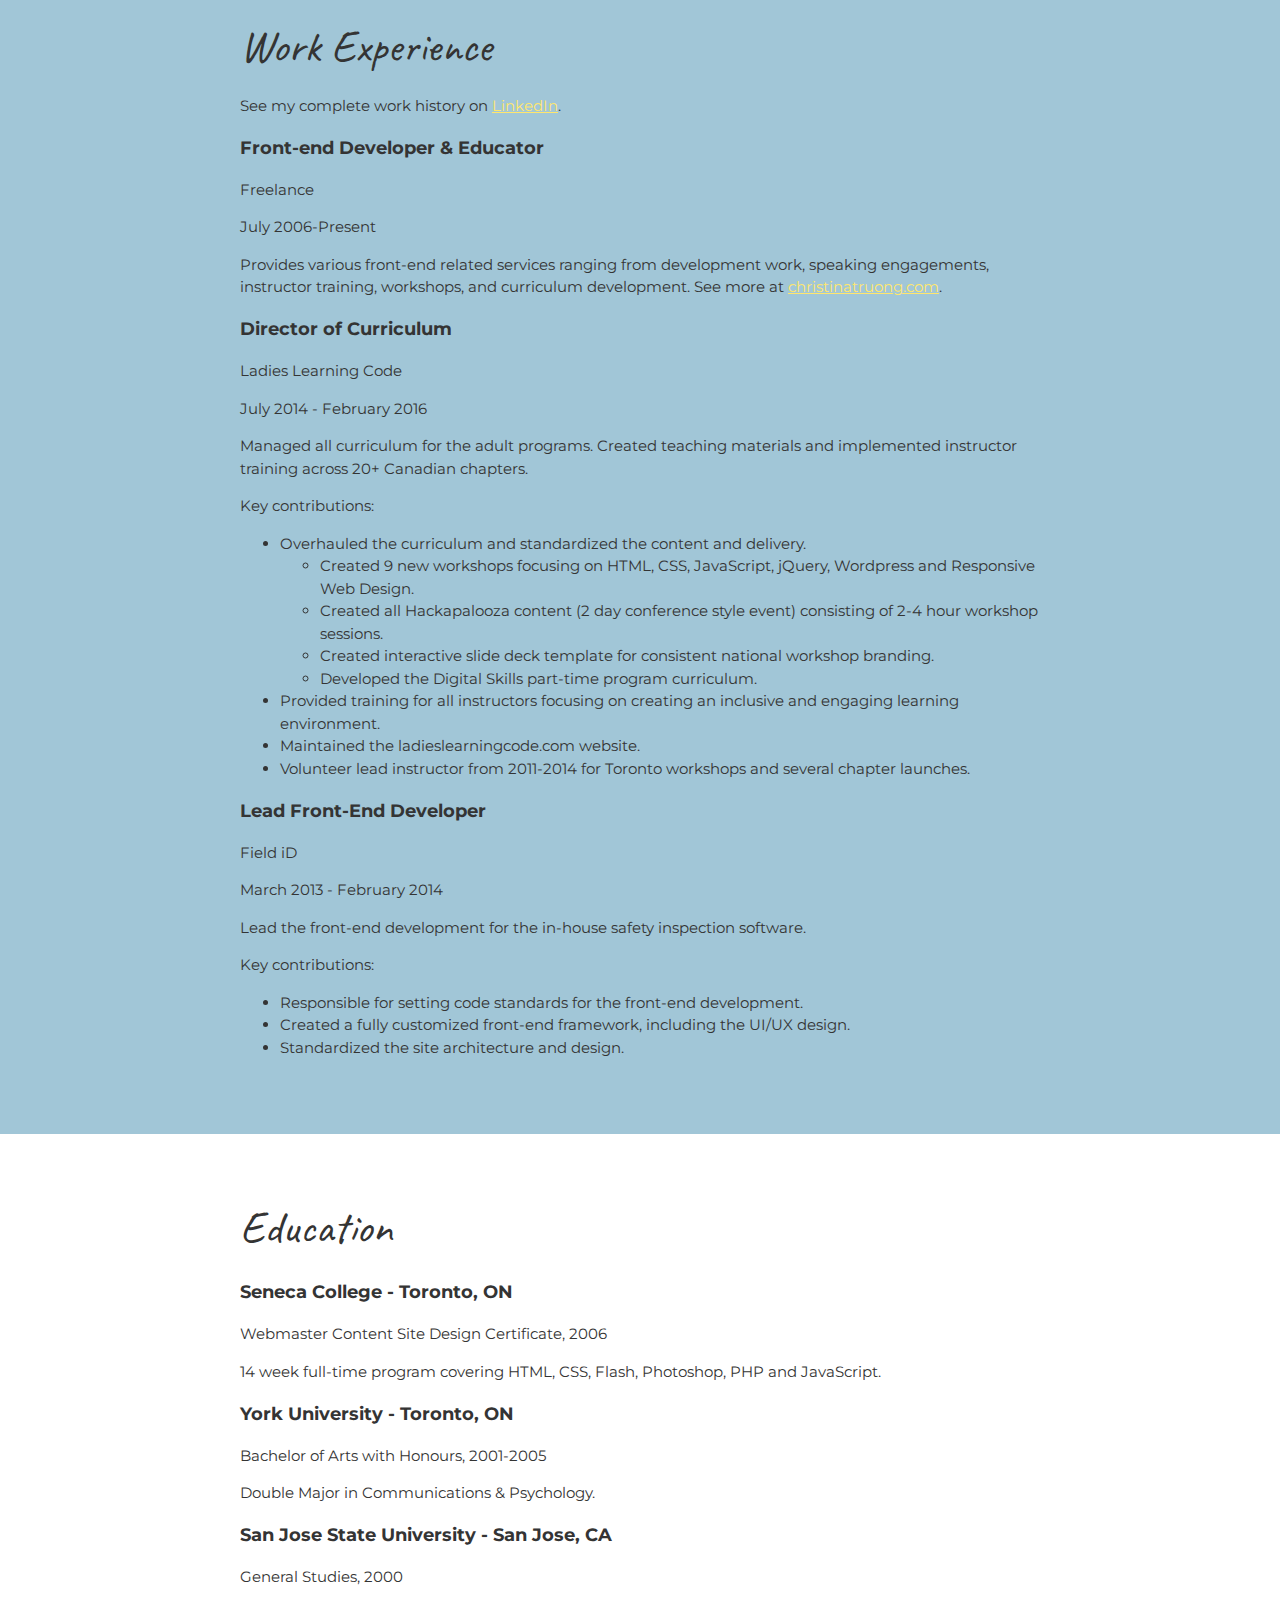
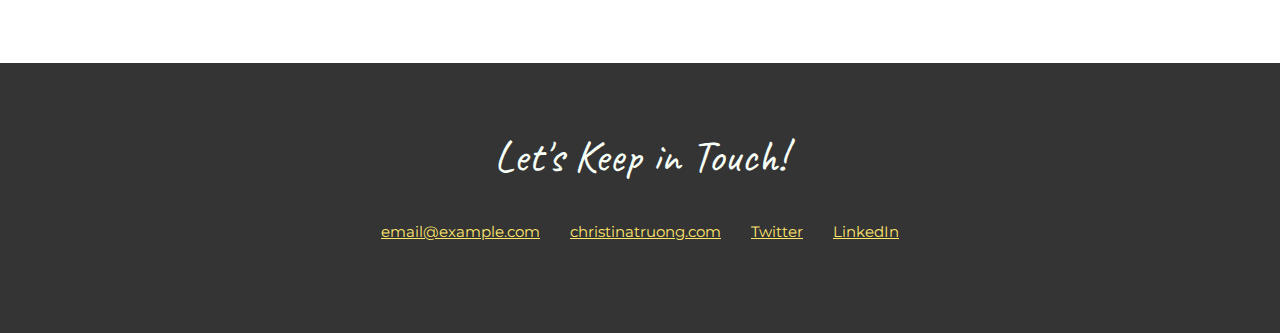
<file: Software developer/CSS Essential Training/Ch6 - Flexbox and Grid/06_12/css-portfolio/index.html>
<!DOCTYPE html>
<html lang="en">
  <head>
    <meta charset="UTF-8">
    <meta name="viewport" content="width=device-width, initial-scale=1.0">
    <title>Christina Truong, Tech Educator + Front-end Developer</title>
    <link href="https://fonts.googleapis.com/css?family=Caveat|Montserrat:400,600&display=swap" rel="stylesheet">
    <link rel="stylesheet" href="css/styles.css">
  </head>
  <body>
    <main>
      <!-- ***************  ABOUT / PROFILE  **************** -->
      <header>
        <div class="content-wrap">
          <h1>Christina Truong</h1>
          <h2>Tech Educator + Front-end Developer</h2>

          <p>As a developer, I specialize in creating modular and scalable front-end architectures. As an educator, I focus on creating inclusive learning environments, instructor training and curriculum development.</p>
          <p>I’m also exploring more creative pursuits designing tee shirts and accessories for <a href="http://teethang.com" target="_blank">Nuthin’ But a Tee Thang</a>, an online store I’m running with my husband.</p>
        </div>
      </header>

      <!-- ************ PROJECTS / PORTFOLIO  ************** -->
      <section class="projects">
        <div class="content-wrap">
          <h2>Featured Projects</h2>
          <p>View selected projects below. More information can be found at <a href="http://christinatruong.com">christinatruong.com</a>.</p>

          <!-- Project 1 -->
          <section class="project-item">
            <img src="images/project-courses.jpg" alt="Lynda & LinkedIn Learning course list">
            <h3>Lynda / LinkedIn Learning Courses</h3>
            <p>Developed content and instruction for various CSS and front-end focused web development courses including CSS Essential Training, Getting Your Website Online, Design Systems & Architectures and more.</p>
            <a class="btn" href="https://www.linkedin.com/learning/instructors/christina-truong?u=2125562" target="_blank">LinkedIn Learning</a>
            <a class="btn" href="https://www.lynda.com/Christina-Truong/7842227-1.html">Lynda.com</a>
          </section>

          <!-- Project 2 -->
          <section class="project-item">
            <img src="images/project-women-tech.jpg" alt="Women and Tech website">
            <h3>Women&&Tech</h3>
            <p>Women&&Tech was launched in 2012 to feature interviews with different women working in the tech industry. I became familiar with them when I was invited to be one of the interviewees! A few years later, I joined the team and helped with the relaunch of the site as the front-end architect.</p>
            <a class="btn" href="http://christinatruong.com/projects/women-and-tech-redesign.html" target="_blank">View the case study</a>
          </section>

          <!-- Project 3 -->
          <section class="project-item">
            <img src="images/project-wire-ipsum.jpg" alt="The Wire Ipsum website">
            <h3>The Wire Ipsum</h3>
            <p>After coming back from teaching a JavaScript workshop, I felt inspired to create something just for fun. I realized that of all the content/lorem ipsum generators available, there was nothing for HBO’s The Wire fans. I searched for <a href="http://thewireipsum.com" target="_blank">thewireipsum.com</a> domain and it was available! Generate some content for your projects today.</p>
            <a class="btn" href="http://thewireipsum.com" target="_blank">View live site</a>
          </section>
        </div>
      </section>

      <!-- ****************  WORK EXPERIENCE  ******************** -->
      <section class="work-experience">
        <div class="content-wrap">
          <h2>Work Experience</h2>
          <p>See my complete work history on <a href="https://www.linkedin.com/in/christinatruong/">LinkedIn</a>.</p>

          <!-- Job 1 -->
          <section>
            <h3>Front-end Developer & Educator</h3>
            <p>Freelance</p>
            <p>July 2006-Present</p>
            <p>Provides various front-end related services ranging from development work, speaking engagements, instructor training, workshops, and curriculum development. See more at  <a href="http://christinatruong.com">christinatruong.com</a>.</p>
          </section>

          <!-- Job 2 -->
          <section>
            <h3>Director of Curriculum</h3>
            <p>Ladies Learning Code</p>
            <p>July 2014 - February 2016</p>
            <p>Managed all curriculum for the adult programs. Created teaching materials and implemented instructor training across 20+ Canadian chapters.</p>
            <p>Key contributions:</p>
            <ul>
              <li>Overhauled the curriculum and standardized the content and delivery.
                <ul>
                  <li>Created 9 new workshops focusing on HTML, CSS, JavaScript, jQuery, Wordpress and Responsive Web Design.</li>
                  <li>Created all Hackapalooza content (2 day conference style event) consisting of 2-4 hour workshop sessions.</li>
                  <li>Created interactive slide deck template for consistent national workshop branding.</li>
                  <li>Developed the Digital Skills part-time program curriculum.</li>
                </ul>
              </li>
              <li>Provided training for all instructors focusing on creating an inclusive and engaging learning environment.</li>
              <li>Maintained the ladieslearningcode.com website.</li>
              <li>Volunteer lead instructor from 2011-2014 for Toronto workshops and several chapter launches.</li>
            </ul>
          </section>

          <!-- Job 3 -->
          <section>
            <h3>Lead Front-End Developer</h3>
            <p>Field iD</p>
            <p>March 2013 - February 2014</p>
            <p>Lead the front-end development for the in-house safety inspection software.</p>
            <p>Key contributions:</p>
            <ul>
              <li>Responsible for setting code standards for the front-end development.</li>
              <li>Created a fully customized front-end framework, including the UI/UX design.</li>
              <li>Standardized the site architecture and design.</li>
            </ul>
          </section>
        </div>
      </section>

      <!-- *************  EDUCATION & CERTIFICATIONS *********** -->
      <section class="education">
        <div class="content-wrap">
          <h2>Education</h2>

          <section>
            <h3>Seneca College - Toronto, ON</h3>
            <p>Webmaster Content Site Design Certificate, 2006</p>
            <p>14 week full-time program covering HTML, CSS, Flash, Photoshop, PHP and JavaScript.</p>
          </section>

          <section>
            <h3>York University - Toronto, ON</h3>
            <p>Bachelor of Arts with Honours, 2001-2005</p>
            <p>Double Major in Communications & Psychology.</p>
          </section>

          <section>
            <h3>San Jose State University - San Jose, CA</h3>
            <p>General Studies, 2000</p>
          </section>
        </div>
      </section>

      <!-- ************  CONTACT INFO / SOCIAL MEDIA  ************ -->
      <footer>
        <div class="content-wrap">
          <h2>Let's Keep in Touch!</h2>

          <!-- Social media and contact links. Add or remove any networks. -->
          <ul class="contact-list">
            <li><a href="mailto:email@example.com">email@example.com</a></li>
            <li><a href="http://christinatruong.com" target="_blank">christinatruong.com</a></li>
            <li><a href="http://twitter.com/christinatruong" target="_blank">Twitter</a></li>
            <li><a href="#" target="_blank">LinkedIn</a></li>
          </ul>
        </div>
      </footer>
    </main>
  </body>
</html>
</file>
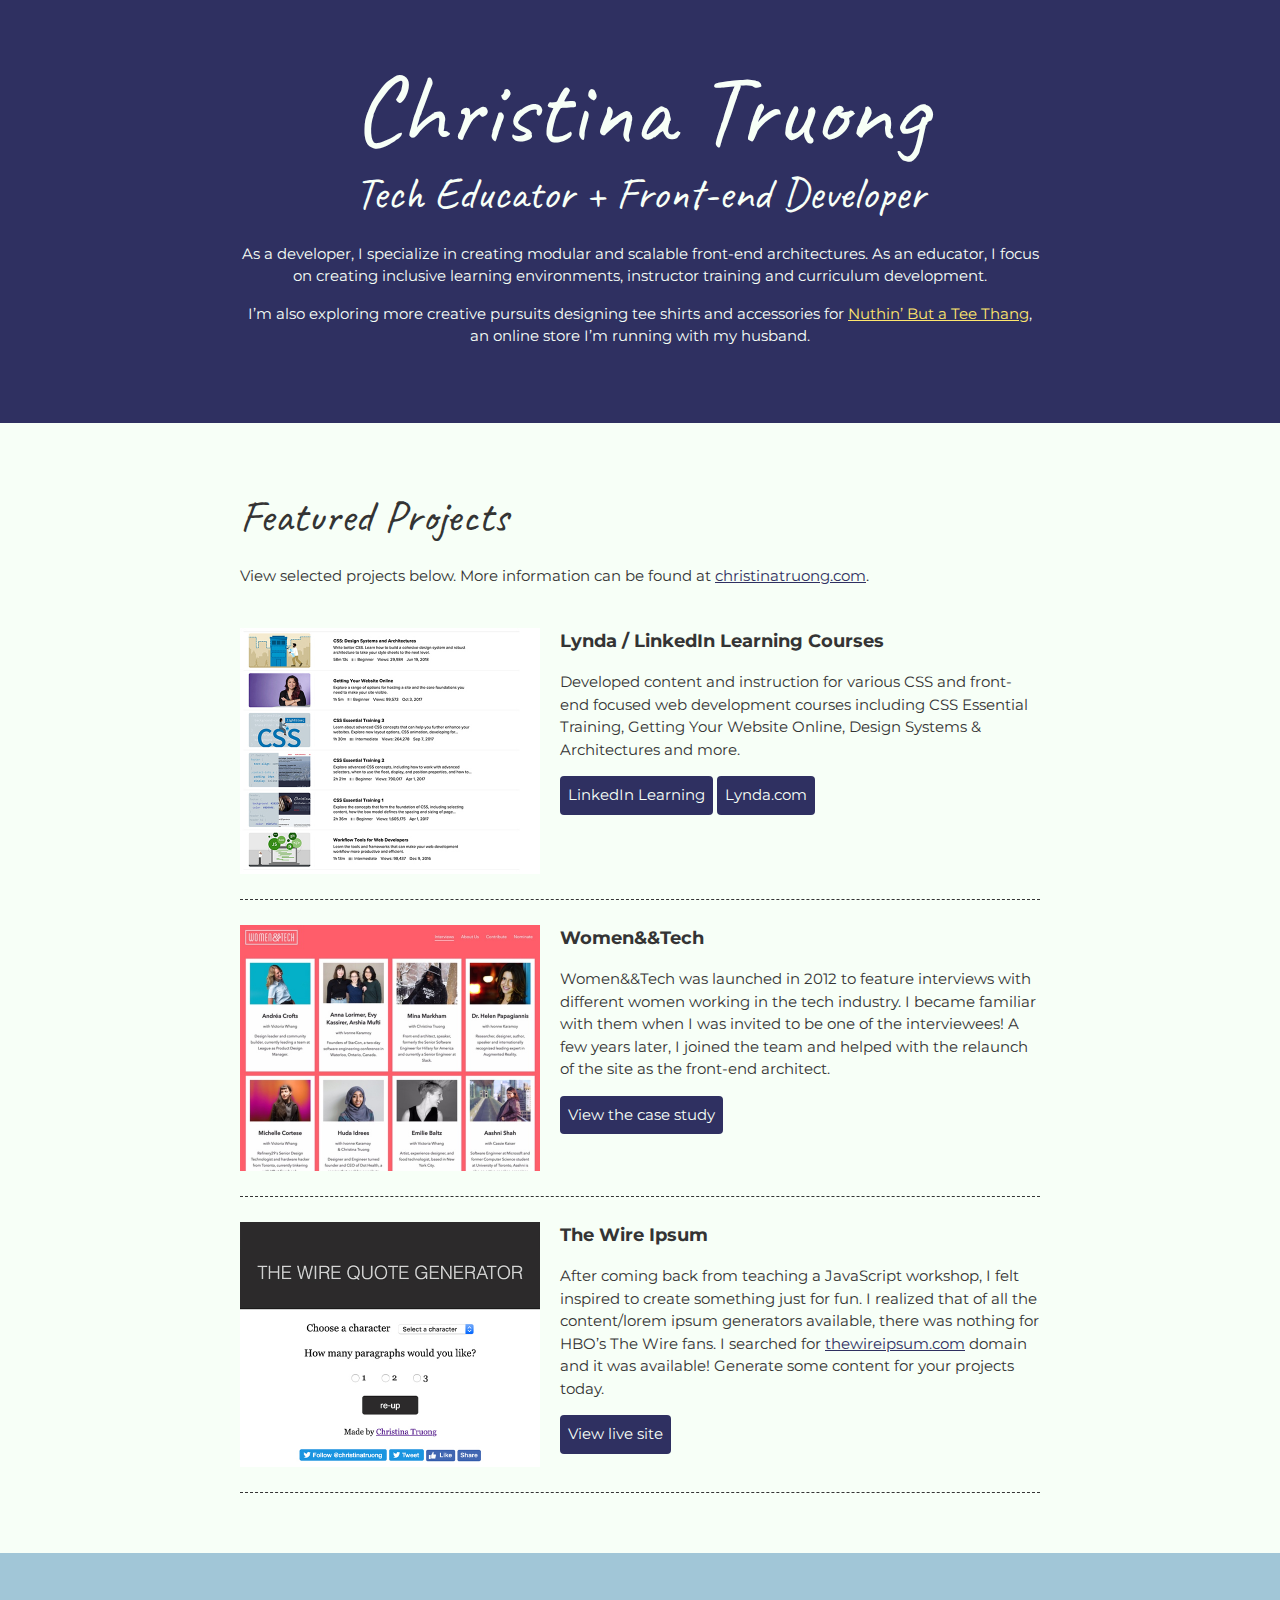
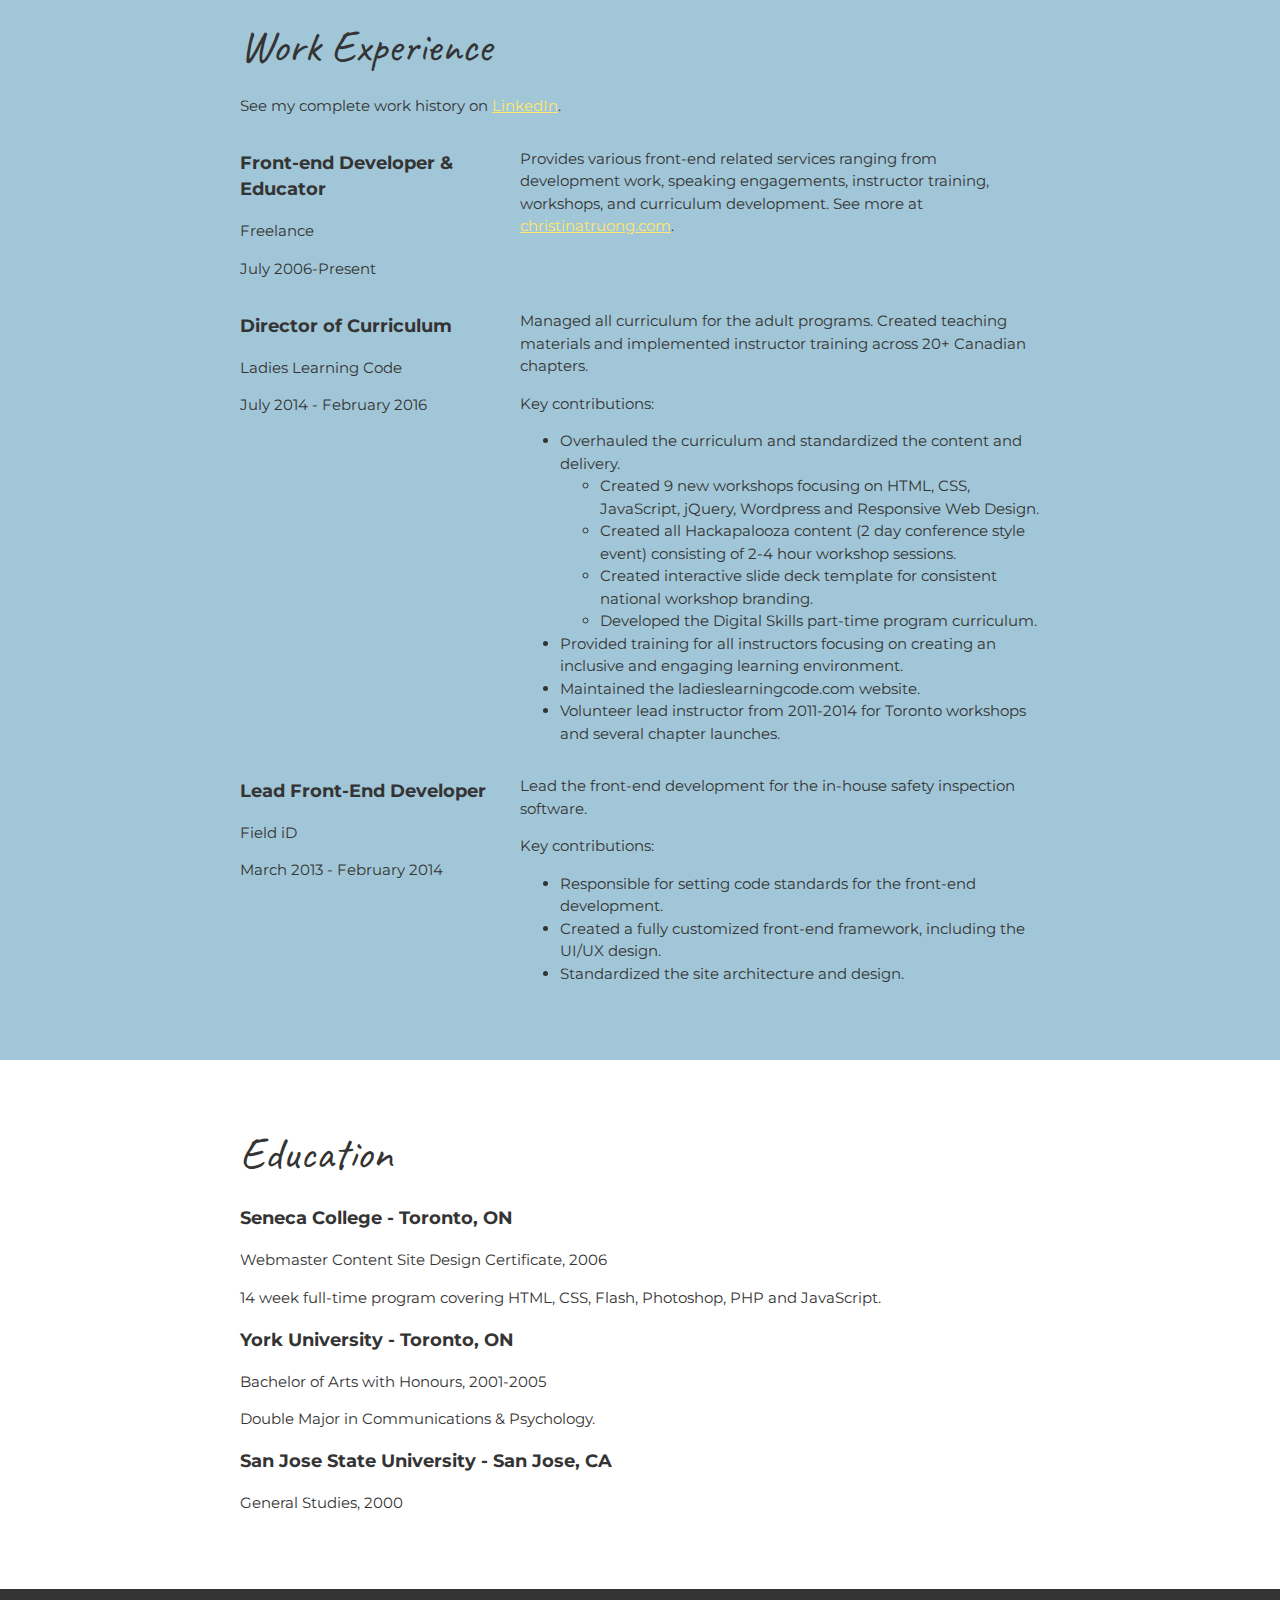
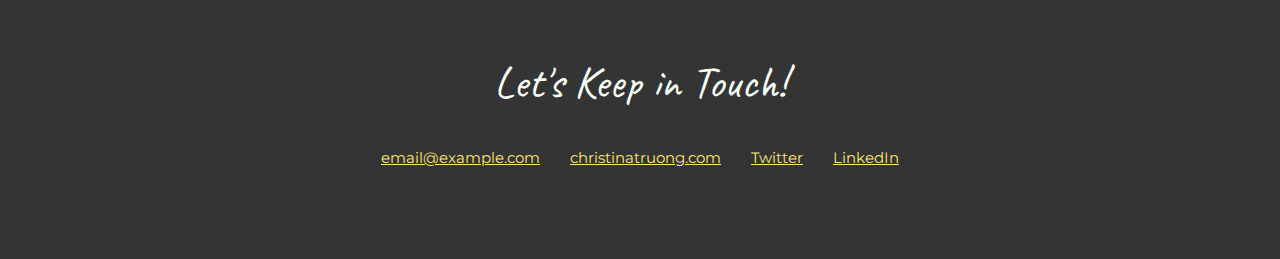
<file: Software developer/CSS Essential Training/Ch7 - Advanced Selectors/07_03/css-portfolio/index.html>
<!DOCTYPE html>
<html lang="en">
  <head>
    <meta charset="UTF-8">
    <meta name="viewport" content="width=device-width, initial-scale=1.0">
    <title>Christina Truong, Tech Educator + Front-end Developer</title>
    <link href="https://fonts.googleapis.com/css?family=Caveat|Montserrat:400,600&display=swap" rel="stylesheet">
    <link rel="stylesheet" href="css/styles.css">
  </head>
  <body>
    <main>
      <!-- ***************  ABOUT / PROFILE  **************** -->
      <header>
        <div class="content-wrap">
          <h1>Christina Truong</h1>
          <h2>Tech Educator + Front-end Developer</h2>

          <p>As a developer, I specialize in creating modular and scalable front-end architectures. As an educator, I focus on creating inclusive learning environments, instructor training and curriculum development.</p>
          <p>I’m also exploring more creative pursuits designing tee shirts and accessories for <a href="http://teethang.com" target="_blank">Nuthin’ But a Tee Thang</a>, an online store I’m running with my husband.</p>
        </div>
      </header>

      <!-- ************ PROJECTS / PORTFOLIO  ************** -->
      <section class="projects">
        <div class="content-wrap">
          <h2>Featured Projects</h2>
          <p>View selected projects below. More information can be found at <a href="http://christinatruong.com">christinatruong.com</a>.</p>

          <!-- Project 1 -->
          <section class="project-item">
            <img src="images/project-courses.jpg" alt="Lynda & LinkedIn Learning course list">
            <h3>Lynda / LinkedIn Learning Courses</h3>
            <p>Developed content and instruction for various CSS and front-end focused web development courses including CSS Essential Training, Getting Your Website Online, Design Systems & Architectures and more.</p>
            <a class="btn" href="https://www.linkedin.com/learning/instructors/christina-truong?u=2125562" target="_blank">LinkedIn Learning</a>
            <a class="btn" href="https://www.lynda.com/Christina-Truong/7842227-1.html">Lynda.com</a>
          </section>

          <!-- Project 2 -->
          <section class="project-item">
            <img src="images/project-women-tech.jpg" alt="Women and Tech website">
            <h3>Women&&Tech</h3>
            <p>Women&&Tech was launched in 2012 to feature interviews with different women working in the tech industry. I became familiar with them when I was invited to be one of the interviewees! A few years later, I joined the team and helped with the relaunch of the site as the front-end architect.</p>
            <a class="btn" href="http://christinatruong.com/projects/women-and-tech-redesign.html" target="_blank">View the case study</a>
          </section>

          <!-- Project 3 -->
          <section class="project-item">
            <img src="images/project-wire-ipsum.jpg" alt="The Wire Ipsum website">
            <h3>The Wire Ipsum</h3>
            <p>After coming back from teaching a JavaScript workshop, I felt inspired to create something just for fun. I realized that of all the content/lorem ipsum generators available, there was nothing for HBO’s The Wire fans. I searched for <a href="http://thewireipsum.com" target="_blank">thewireipsum.com</a> domain and it was available! Generate some content for your projects today.</p>
            <a class="btn" href="http://thewireipsum.com" target="_blank">View live site</a>
          </section>
        </div>
      </section>

      <!-- ****************  WORK EXPERIENCE  ******************** -->
      <section class="work-experience">
        <div class="content-wrap">
          <h2>Work Experience</h2>
          <p>See my complete work history on <a href="https://www.linkedin.com/in/christinatruong/">LinkedIn</a>.</p>

          <!-- Job 1 -->
          <section class="job-item">
            <div class="job-details">
              <h3>Front-end Developer & Educator</h3>
              <p>Freelance</p>
              <p>July 2006-Present</p>
            </div>
            <div class="job-summary">
              <p>Provides various front-end related services ranging from development work, speaking engagements, instructor training, workshops, and curriculum development. See more at  <a href="http://christinatruong.com">christinatruong.com</a>.</p>
            </div>
          </section>

          <!-- Job 2 -->
          <section class="job-item">
            <div class="job-details">
              <h3>Director of Curriculum</h3>
              <p>Ladies Learning Code</p>
              <p>July 2014 - February 2016</p>
            </div>
            <div class="job-summary">
              <p>Managed all curriculum for the adult programs. Created teaching materials and implemented instructor training across 20+ Canadian chapters.</p>
              <p>Key contributions:</p>
              <ul>
                <li>Overhauled the curriculum and standardized the content and delivery.
                  <ul>
                    <li>Created 9 new workshops focusing on HTML, CSS, JavaScript, jQuery, Wordpress and Responsive Web Design.</li>
                    <li>Created all Hackapalooza content (2 day conference style event) consisting of 2-4 hour workshop sessions.</li>
                    <li>Created interactive slide deck template for consistent national workshop branding.</li>
                    <li>Developed the Digital Skills part-time program curriculum.</li>
                  </ul>
                </li>
                <li>Provided training for all instructors focusing on creating an inclusive and engaging learning environment.</li>
                <li>Maintained the ladieslearningcode.com website.</li>
                <li>Volunteer lead instructor from 2011-2014 for Toronto workshops and several chapter launches.</li>
              </ul>
            </div>
          </section>

          <!-- Job 3 -->
          <section class="job-item">
            <div class="job-details">
              <h3>Lead Front-End Developer</h3>
              <p>Field iD</p>
              <p>March 2013 - February 2014</p>
            </div>
            <div class="job-summary">
              <p>Lead the front-end development for the in-house safety inspection software.</p>
              <p>Key contributions:</p>
              <ul>
                <li>Responsible for setting code standards for the front-end development.</li>
                <li>Created a fully customized front-end framework, including the UI/UX design.</li>
                <li>Standardized the site architecture and design.</li>
              </ul>
            </div>
          </section>
        </div>
      </section>

      <!-- *************  EDUCATION & CERTIFICATIONS *********** -->
      <section class="education">
        <div class="content-wrap">
          <h2>Education</h2>

          <section>
            <h3>Seneca College - Toronto, ON</h3>
            <p>Webmaster Content Site Design Certificate, 2006</p>
            <p>14 week full-time program covering HTML, CSS, Flash, Photoshop, PHP and JavaScript.</p>
          </section>

          <section>
            <h3>York University - Toronto, ON</h3>
            <p>Bachelor of Arts with Honours, 2001-2005</p>
            <p>Double Major in Communications & Psychology.</p>
          </section>

          <section>
            <h3>San Jose State University - San Jose, CA</h3>
            <p>General Studies, 2000</p>
          </section>
        </div>
      </section>

      <!-- ************  CONTACT INFO / SOCIAL MEDIA  ************ -->
      <footer>
        <div class="content-wrap">
          <h2>Let's Keep in Touch!</h2>

          <!-- Social media and contact links. Add or remove any networks. -->
          <ul class="contact-list">
            <li><a href="mailto:email@example.com">email@example.com</a></li>
            <li><a href="http://christinatruong.com" target="_blank">christinatruong.com</a></li>
            <li><a href="http://twitter.com/christinatruong" target="_blank">Twitter</a></li>
            <li><a href="#" target="_blank">LinkedIn</a></li>
          </ul>
        </div>
      </footer>
    </main>
  </body>
</html>
</file>
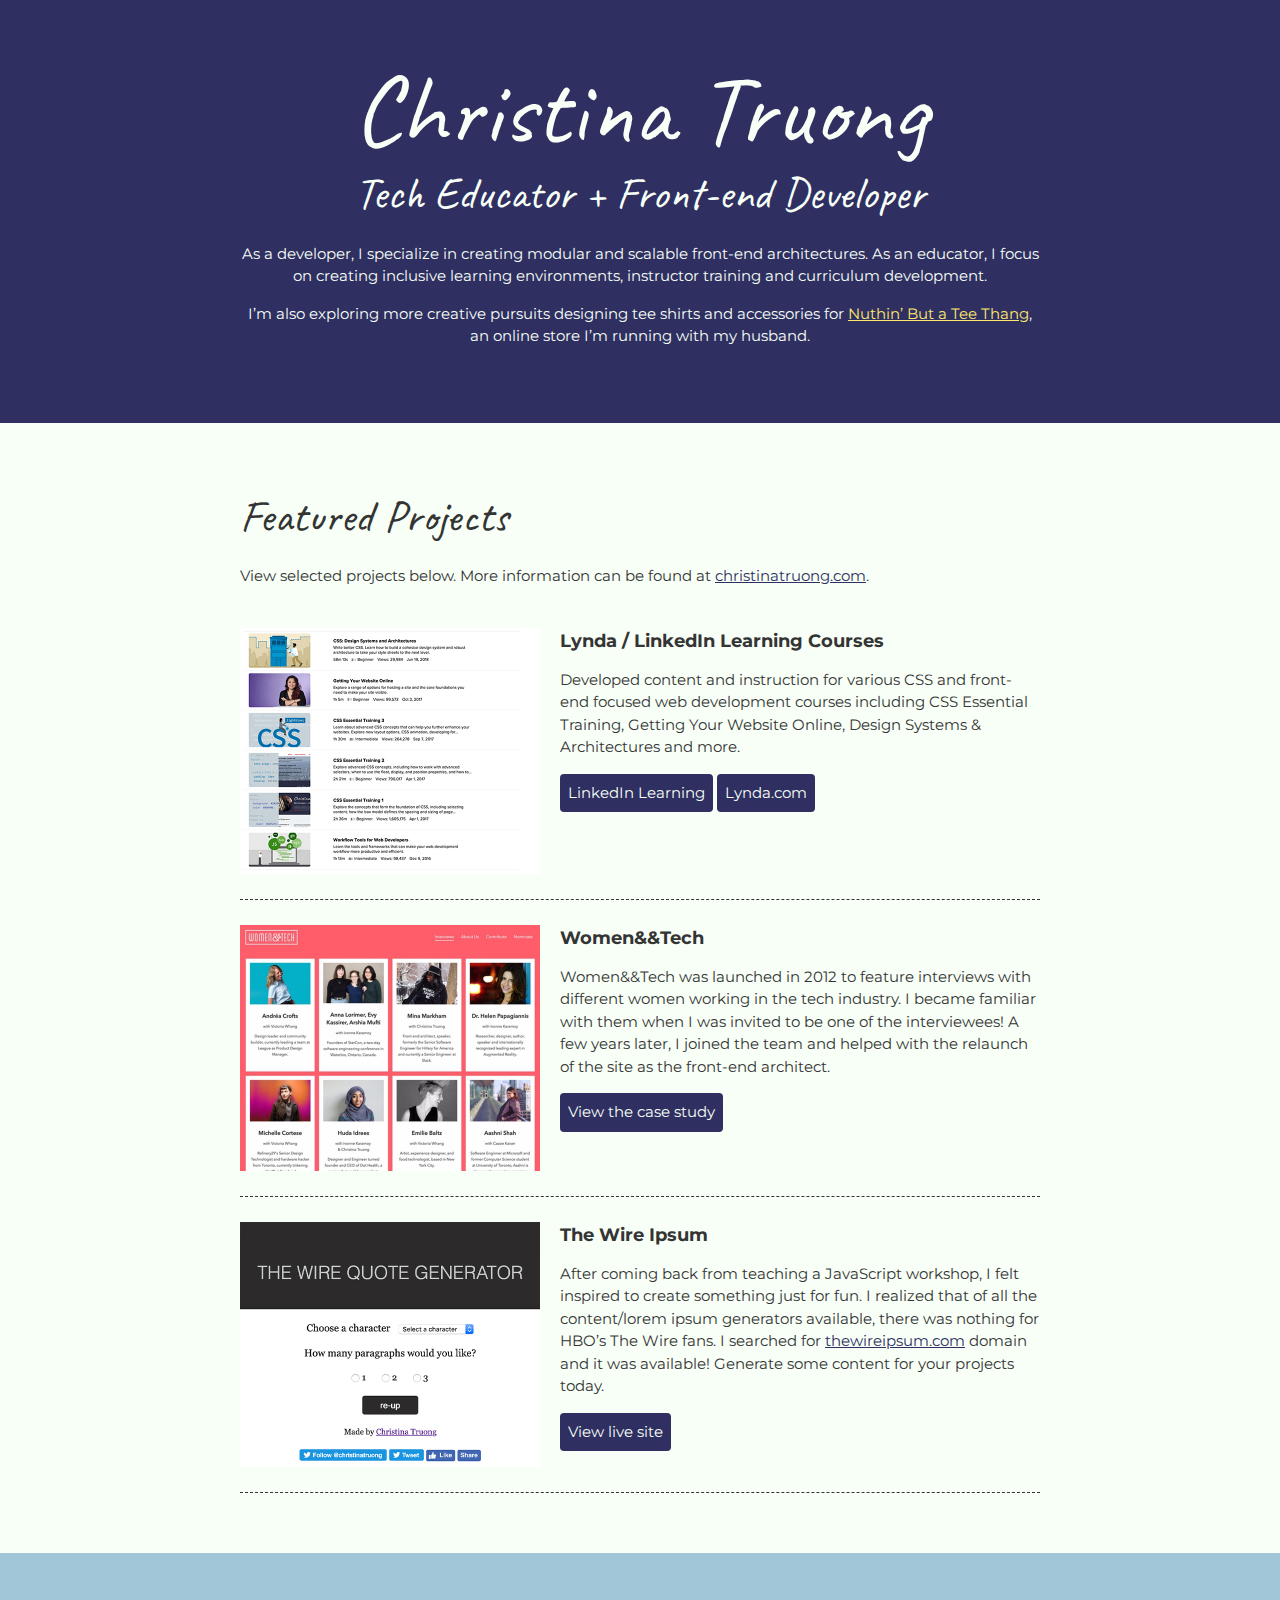
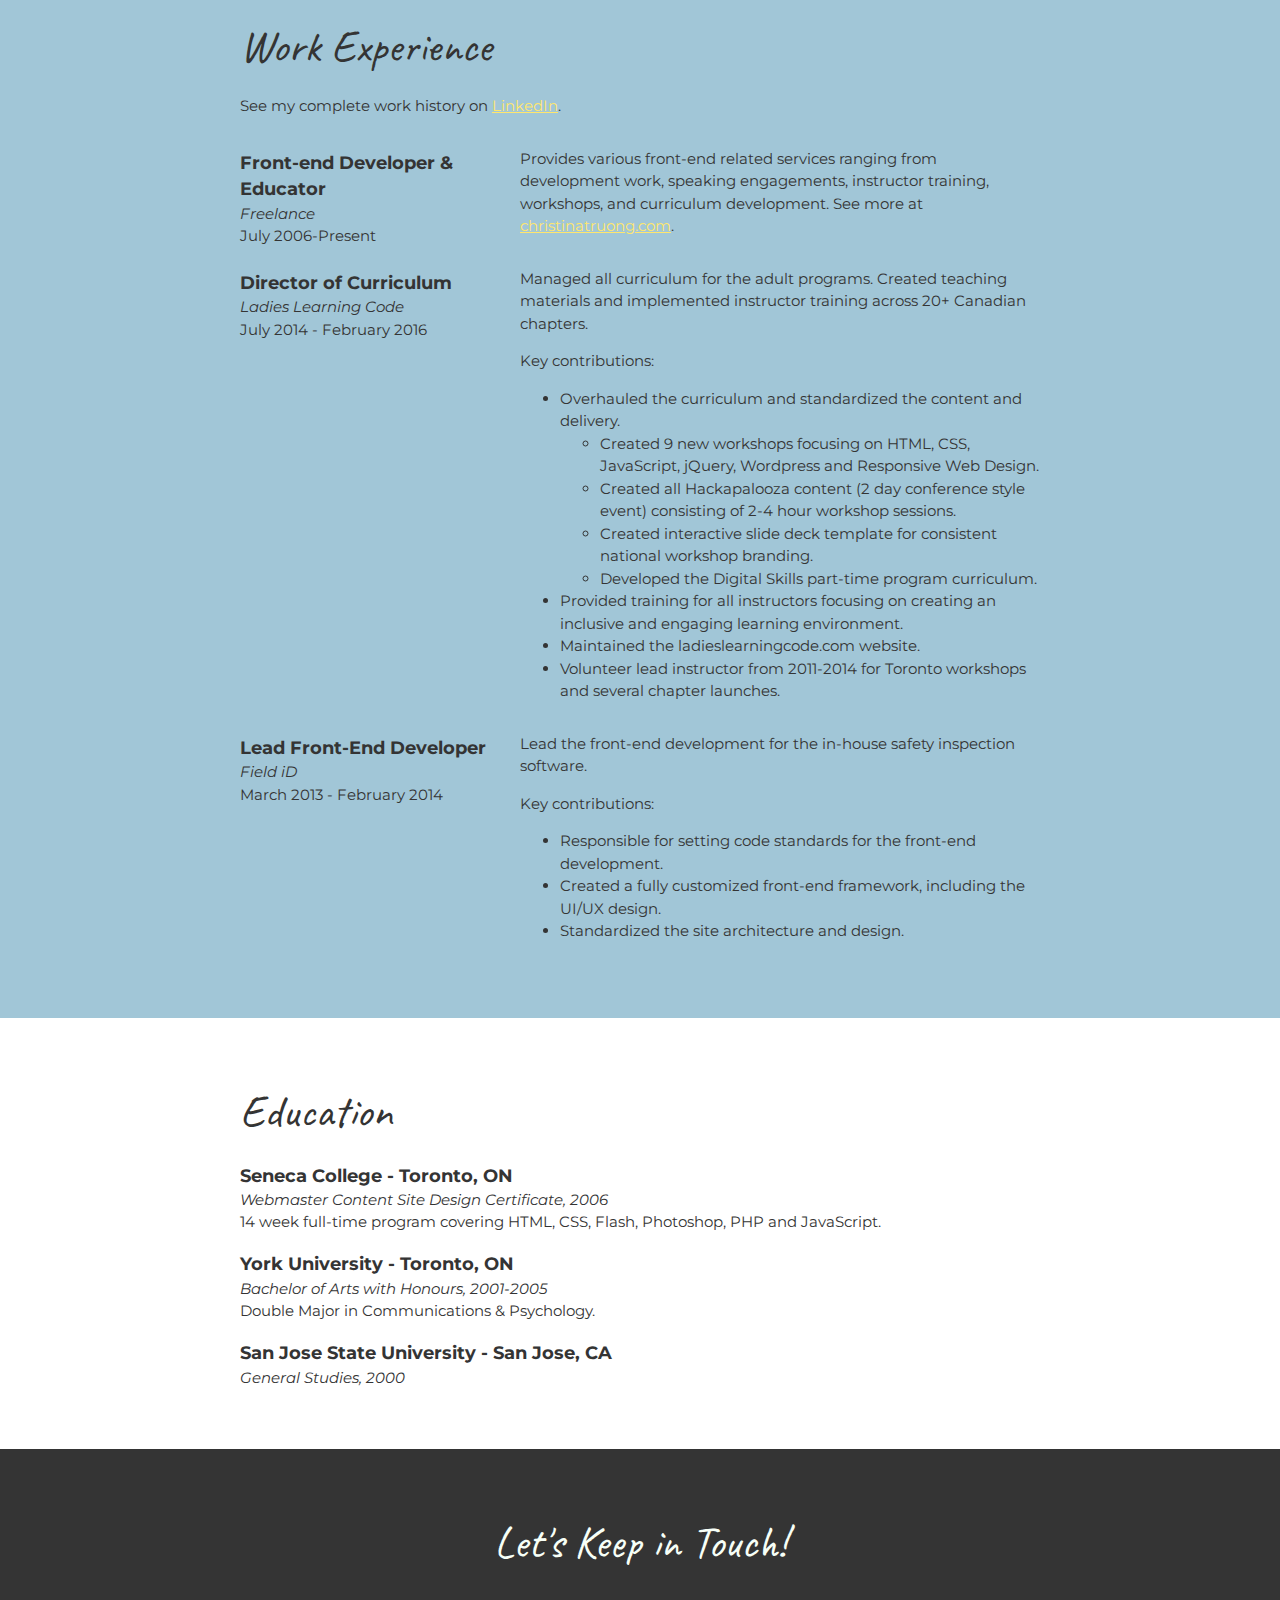
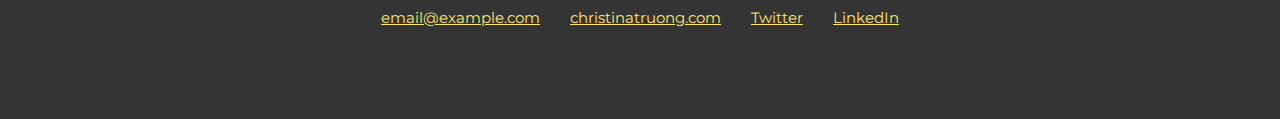
<file: Software developer/CSS Essential Training/Ch7 - Advanced Selectors/07_05/css-portfolio/index.html>
<!DOCTYPE html>
<html lang="en">
  <head>
    <meta charset="UTF-8">
    <meta name="viewport" content="width=device-width, initial-scale=1.0">
    <title>Christina Truong, Tech Educator + Front-end Developer</title>
    <link href="https://fonts.googleapis.com/css?family=Caveat|Montserrat:400,600&display=swap" rel="stylesheet">
    <link rel="stylesheet" href="css/styles.css">
  </head>
  <body>
    <main>
      <!-- ***************  ABOUT / PROFILE  **************** -->
      <header>
        <div class="content-wrap">
          <h1>Christina Truong</h1>
          <h2>Tech Educator + Front-end Developer</h2>

          <p>As a developer, I specialize in creating modular and scalable front-end architectures. As an educator, I focus on creating inclusive learning environments, instructor training and curriculum development.</p>
          <p>I’m also exploring more creative pursuits designing tee shirts and accessories for <a href="http://teethang.com" target="_blank">Nuthin’ But a Tee Thang</a>, an online store I’m running with my husband.</p>
        </div>
      </header>

      <!-- ************ PROJECTS / PORTFOLIO  ************** -->
      <section class="projects">
        <div class="content-wrap">
          <h2>Featured Projects</h2>
          <p>View selected projects below. More information can be found at <a href="http://christinatruong.com">christinatruong.com</a>.</p>

          <!-- Project 1 -->
          <section class="project-item">
            <img src="images/project-courses.jpg" alt="Lynda & LinkedIn Learning course list">
            <h3>Lynda / LinkedIn Learning Courses</h3>
            <p>Developed content and instruction for various CSS and front-end focused web development courses including CSS Essential Training, Getting Your Website Online, Design Systems & Architectures and more.</p>
            <a class="btn" href="https://www.linkedin.com/learning/instructors/christina-truong?u=2125562" target="_blank">LinkedIn Learning</a>
            <a class="btn" href="https://www.lynda.com/Christina-Truong/7842227-1.html">Lynda.com</a>
          </section>

          <!-- Project 2 -->
          <section class="project-item">
            <img src="images/project-women-tech.jpg" alt="Women and Tech website">
            <h3>Women&&Tech</h3>
            <p>Women&&Tech was launched in 2012 to feature interviews with different women working in the tech industry. I became familiar with them when I was invited to be one of the interviewees! A few years later, I joined the team and helped with the relaunch of the site as the front-end architect.</p>
            <a class="btn" href="http://christinatruong.com/projects/women-and-tech-redesign.html" target="_blank">View the case study</a>
          </section>

          <!-- Project 3 -->
          <section class="project-item">
            <img src="images/project-wire-ipsum.jpg" alt="The Wire Ipsum website">
            <h3>The Wire Ipsum</h3>
            <p>After coming back from teaching a JavaScript workshop, I felt inspired to create something just for fun. I realized that of all the content/lorem ipsum generators available, there was nothing for HBO’s The Wire fans. I searched for <a href="http://thewireipsum.com" target="_blank">thewireipsum.com</a> domain and it was available! Generate some content for your projects today.</p>
            <a class="btn" href="http://thewireipsum.com" target="_blank">View live site</a>
          </section>
        </div>
      </section>

      <!-- ****************  WORK EXPERIENCE  ******************** -->
      <section class="work-experience">
        <div class="content-wrap item-details">
          <h2>Work Experience</h2>
          <p>See my complete work history on <a href="https://www.linkedin.com/in/christinatruong/">LinkedIn</a>.</p>

          <!-- Job 1 -->
          <section class="job-item">
            <div class="job-details">
              <h3>Front-end Developer & Educator</h3>
              <p>Freelance</p>
              <p>July 2006-Present</p>
            </div>
            <div class="job-summary">
              <p>Provides various front-end related services ranging from development work, speaking engagements, instructor training, workshops, and curriculum development. See more at  <a href="http://christinatruong.com">christinatruong.com</a>.</p>
            </div>
          </section>

          <!-- Job 2 -->
          <section class="job-item">
            <div class="job-details">
              <h3>Director of Curriculum</h3>
              <p>Ladies Learning Code</p>
              <p>July 2014 - February 2016</p>
            </div>
            <div class="job-summary">
              <p>Managed all curriculum for the adult programs. Created teaching materials and implemented instructor training across 20+ Canadian chapters.</p>
              <p>Key contributions:</p>
              <ul>
                <li>Overhauled the curriculum and standardized the content and delivery.
                  <ul>
                    <li>Created 9 new workshops focusing on HTML, CSS, JavaScript, jQuery, Wordpress and Responsive Web Design.</li>
                    <li>Created all Hackapalooza content (2 day conference style event) consisting of 2-4 hour workshop sessions.</li>
                    <li>Created interactive slide deck template for consistent national workshop branding.</li>
                    <li>Developed the Digital Skills part-time program curriculum.</li>
                  </ul>
                </li>
                <li>Provided training for all instructors focusing on creating an inclusive and engaging learning environment.</li>
                <li>Maintained the ladieslearningcode.com website.</li>
                <li>Volunteer lead instructor from 2011-2014 for Toronto workshops and several chapter launches.</li>
              </ul>
            </div>
          </section>

          <!-- Job 3 -->
          <section class="job-item">
            <div class="job-details">
              <h3>Lead Front-End Developer</h3>
              <p>Field iD</p>
              <p>March 2013 - February 2014</p>
            </div>
            <div class="job-summary">
              <p>Lead the front-end development for the in-house safety inspection software.</p>
              <p>Key contributions:</p>
              <ul>
                <li>Responsible for setting code standards for the front-end development.</li>
                <li>Created a fully customized front-end framework, including the UI/UX design.</li>
                <li>Standardized the site architecture and design.</li>
              </ul>
            </div>
          </section>
        </div>
      </section>

      <!-- *************  EDUCATION & CERTIFICATIONS *********** -->
      <section class="education">
        <div class="content-wrap item-details">
          <h2>Education</h2>

          <section>
            <h3>Seneca College - Toronto, ON</h3>
            <p>Webmaster Content Site Design Certificate, 2006</p>
            <p>14 week full-time program covering HTML, CSS, Flash, Photoshop, PHP and JavaScript.</p>
          </section>

          <section>
            <h3>York University - Toronto, ON</h3>
            <p>Bachelor of Arts with Honours, 2001-2005</p>
            <p>Double Major in Communications & Psychology.</p>
          </section>

          <section>
            <h3>San Jose State University - San Jose, CA</h3>
            <p>General Studies, 2000</p>
          </section>
        </div>
      </section>

      <!-- ************  CONTACT INFO / SOCIAL MEDIA  ************ -->
      <footer>
        <div class="content-wrap">
          <h2>Let's Keep in Touch!</h2>

          <!-- Social media and contact links. Add or remove any networks. -->
          <ul class="contact-list">
            <li><a href="mailto:email@example.com">email@example.com</a></li>
            <li><a href="http://christinatruong.com" target="_blank">christinatruong.com</a></li>
            <li><a href="http://twitter.com/christinatruong" target="_blank">Twitter</a></li>
            <li><a href="#" target="_blank">LinkedIn</a></li>
          </ul>
        </div>
      </footer>
    </main>
  </body>
</html>
</file>
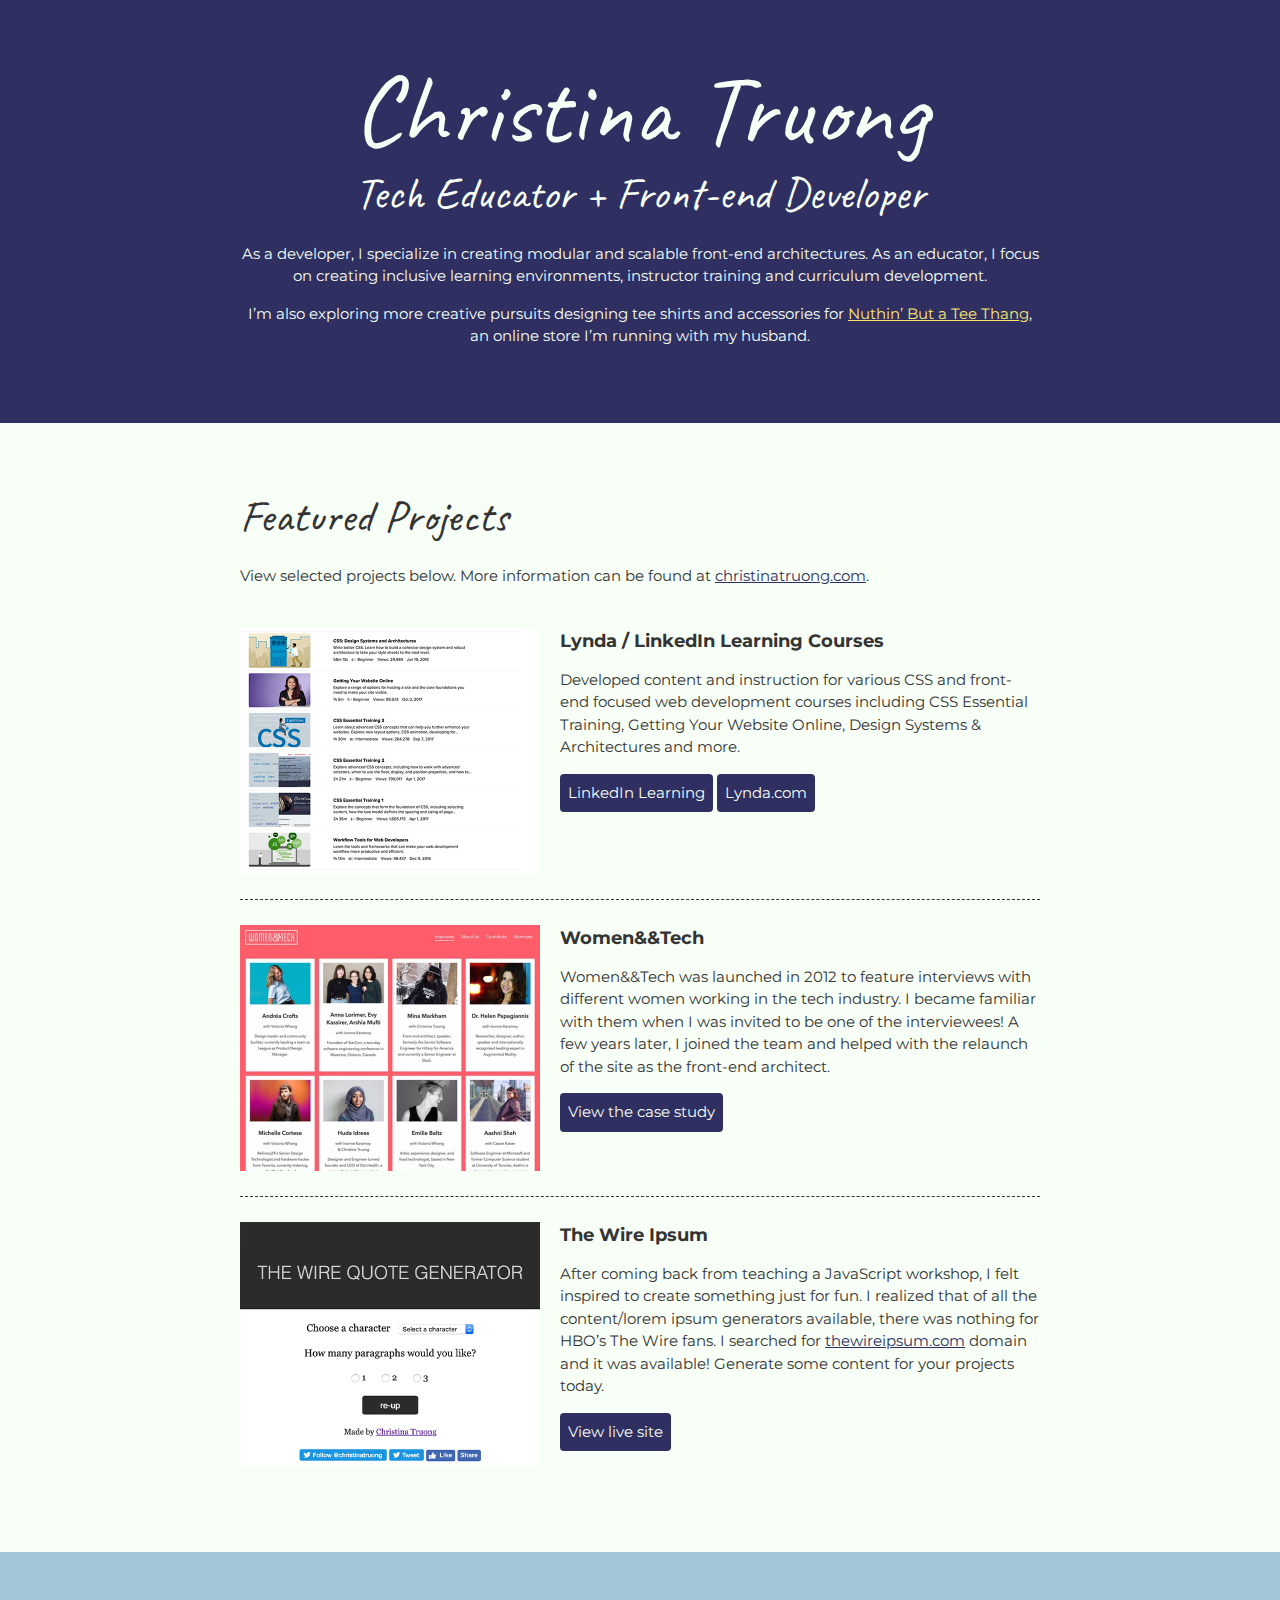
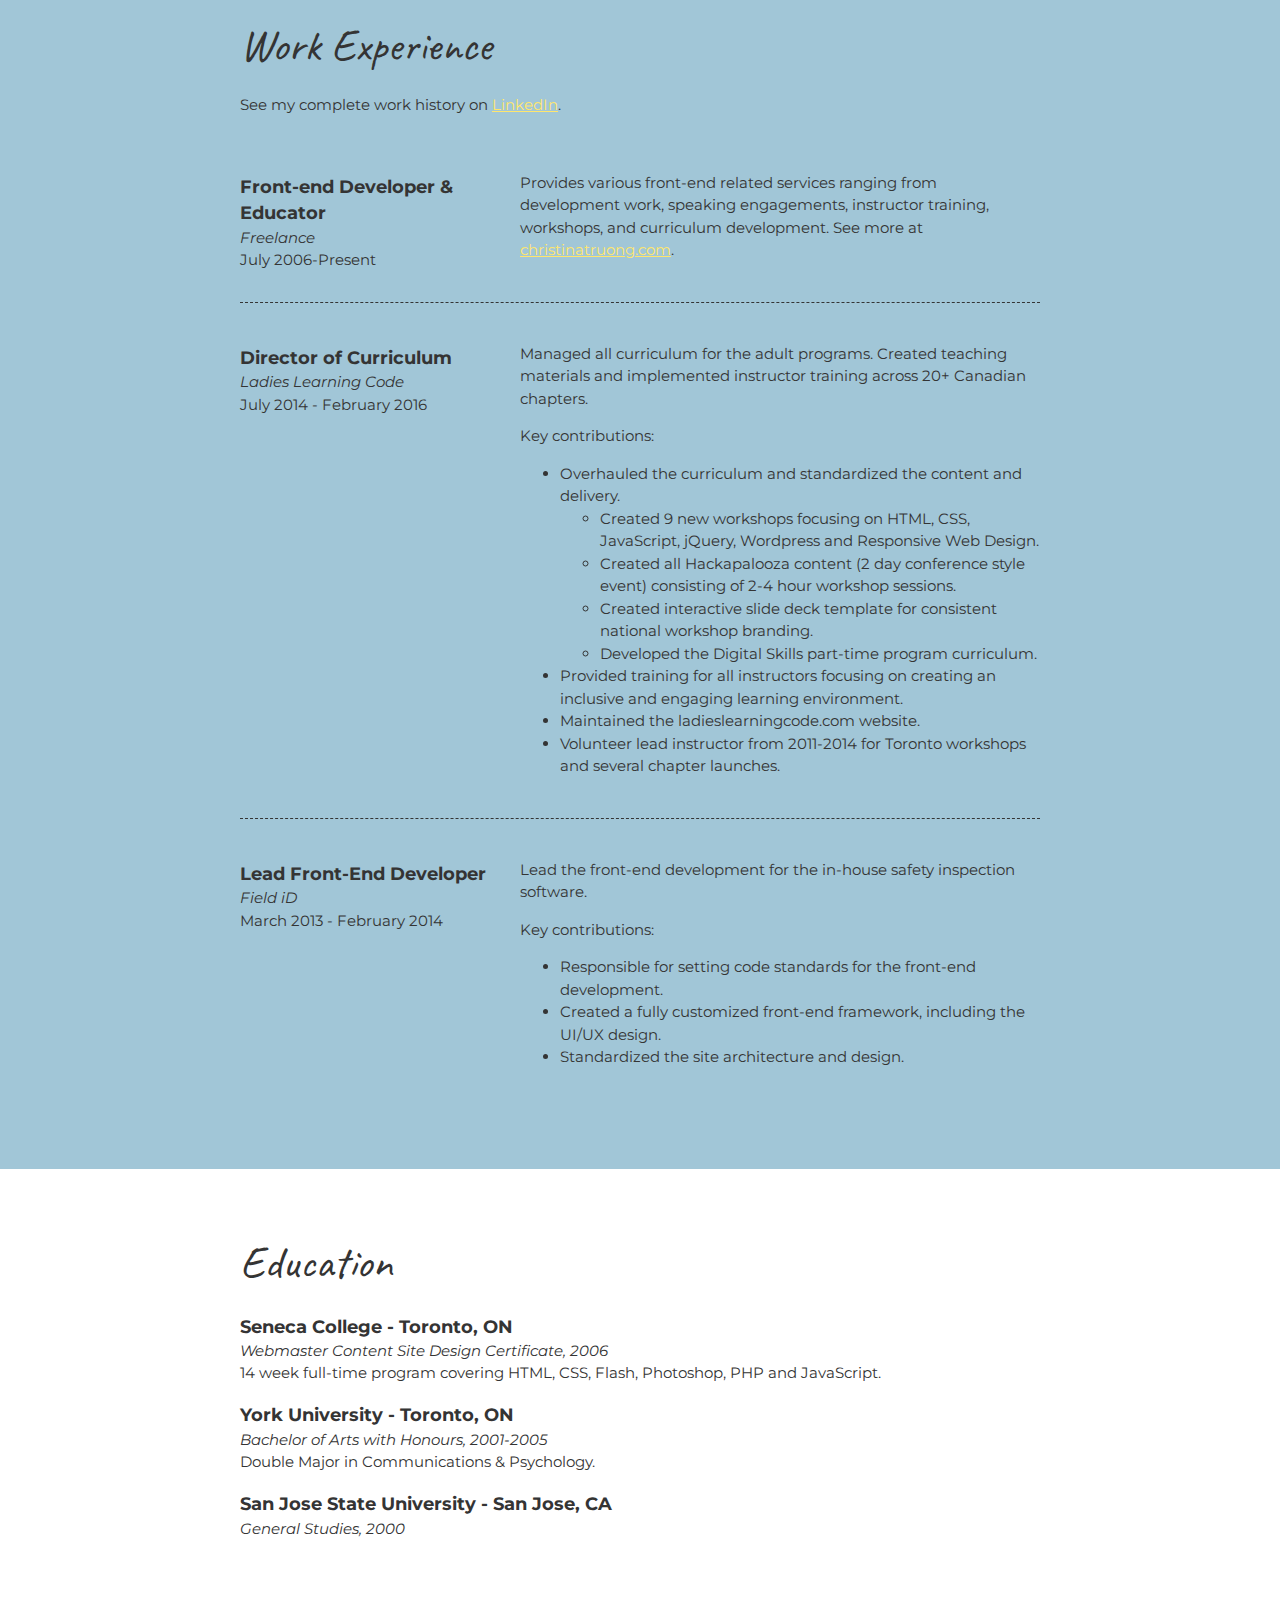
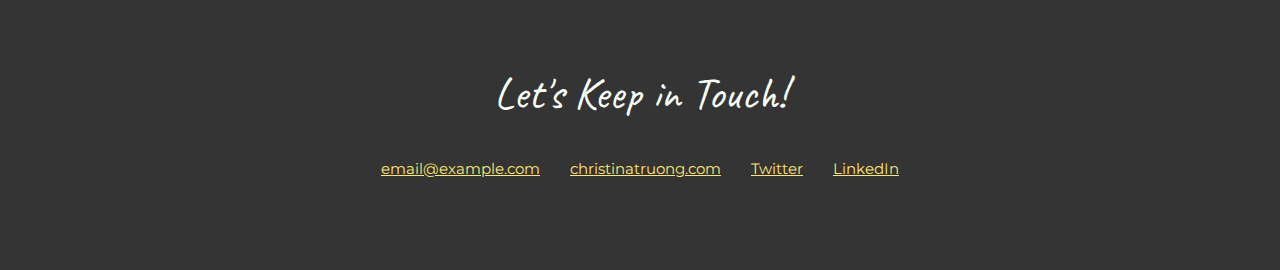
<file: Software developer/CSS Essential Training/Ch8 - Fluid and Responsive Layouts/08_02/css-portfolio/index.html>
<!DOCTYPE html>
<html lang="en">
  <head>
    <meta charset="UTF-8">
    <meta name="viewport" content="width=device-width, initial-scale=1.0">
    <title>Christina Truong, Tech Educator + Front-end Developer</title>
    <link href="https://fonts.googleapis.com/css?family=Caveat|Montserrat:400,600&display=swap" rel="stylesheet">
    <link rel="stylesheet" href="css/styles.css">
  </head>
  <body>
    <main>
      <!-- ***************  ABOUT / PROFILE  **************** -->
      <header>
        <div class="content-wrap">
          <h1>Christina Truong</h1>
          <h2>Tech Educator + Front-end Developer</h2>

          <p>As a developer, I specialize in creating modular and scalable front-end architectures. As an educator, I focus on creating inclusive learning environments, instructor training and curriculum development.</p>
          <p>I’m also exploring more creative pursuits designing tee shirts and accessories for <a href="http://teethang.com" target="_blank">Nuthin’ But a Tee Thang</a>, an online store I’m running with my husband.</p>
        </div>
      </header>

      <!-- ************ PROJECTS / PORTFOLIO  ************** -->
      <section class="projects">
        <div class="content-wrap divider">
          <h2>Featured Projects</h2>
          <p>View selected projects below. More information can be found at <a href="http://christinatruong.com">christinatruong.com</a>.</p>

          <!-- Project 1 -->
          <section class="project-item">
            <img src="images/project-courses.jpg" alt="Lynda & LinkedIn Learning course list">
            <h3>Lynda / LinkedIn Learning Courses</h3>
            <p>Developed content and instruction for various CSS and front-end focused web development courses including CSS Essential Training, Getting Your Website Online, Design Systems & Architectures and more.</p>
            <a class="btn" href="https://www.linkedin.com/learning/instructors/christina-truong?u=2125562" target="_blank">LinkedIn Learning</a>
            <a class="btn" href="https://www.lynda.com/Christina-Truong/7842227-1.html">Lynda.com</a>
          </section>

          <!-- Project 2 -->
          <section class="project-item">
            <img src="images/project-women-tech.jpg" alt="Women and Tech website">
            <h3>Women&&Tech</h3>
            <p>Women&&Tech was launched in 2012 to feature interviews with different women working in the tech industry. I became familiar with them when I was invited to be one of the interviewees! A few years later, I joined the team and helped with the relaunch of the site as the front-end architect.</p>
            <a class="btn" href="http://christinatruong.com/projects/women-and-tech-redesign.html" target="_blank">View the case study</a>
          </section>

          <!-- Project 3 -->
          <section class="project-item">
            <img src="images/project-wire-ipsum.jpg" alt="The Wire Ipsum website">
            <h3>The Wire Ipsum</h3>
            <p>After coming back from teaching a JavaScript workshop, I felt inspired to create something just for fun. I realized that of all the content/lorem ipsum generators available, there was nothing for HBO’s The Wire fans. I searched for <a href="http://thewireipsum.com" target="_blank">thewireipsum.com</a> domain and it was available! Generate some content for your projects today.</p>
            <a class="btn" href="http://thewireipsum.com" target="_blank">View live site</a>
          </section>
        </div>
      </section>

      <!-- ****************  WORK EXPERIENCE  ******************** -->
      <section class="work-experience">
        <div class="content-wrap item-details divider">
          <h2>Work Experience</h2>
          <p>See my complete work history on <a href="https://www.linkedin.com/in/christinatruong/">LinkedIn</a>.</p>

          <!-- Job 1 -->
          <section class="job-item">
            <div class="job-details">
              <h3>Front-end Developer & Educator</h3>
              <p>Freelance</p>
              <p>July 2006-Present</p>
            </div>
            <div class="job-summary">
              <p>Provides various front-end related services ranging from development work, speaking engagements, instructor training, workshops, and curriculum development. See more at  <a href="http://christinatruong.com">christinatruong.com</a>.</p>
            </div>
          </section>

          <!-- Job 2 -->
          <section class="job-item">
            <div class="job-details">
              <h3>Director of Curriculum</h3>
              <p>Ladies Learning Code</p>
              <p>July 2014 - February 2016</p>
            </div>
            <div class="job-summary">
              <p>Managed all curriculum for the adult programs. Created teaching materials and implemented instructor training across 20+ Canadian chapters.</p>
              <p>Key contributions:</p>
              <ul>
                <li>Overhauled the curriculum and standardized the content and delivery.
                  <ul>
                    <li>Created 9 new workshops focusing on HTML, CSS, JavaScript, jQuery, Wordpress and Responsive Web Design.</li>
                    <li>Created all Hackapalooza content (2 day conference style event) consisting of 2-4 hour workshop sessions.</li>
                    <li>Created interactive slide deck template for consistent national workshop branding.</li>
                    <li>Developed the Digital Skills part-time program curriculum.</li>
                  </ul>
                </li>
                <li>Provided training for all instructors focusing on creating an inclusive and engaging learning environment.</li>
                <li>Maintained the ladieslearningcode.com website.</li>
                <li>Volunteer lead instructor from 2011-2014 for Toronto workshops and several chapter launches.</li>
              </ul>
            </div>
          </section>

          <!-- Job 3 -->
          <section class="job-item">
            <div class="job-details">
              <h3>Lead Front-End Developer</h3>
              <p>Field iD</p>
              <p>March 2013 - February 2014</p>
            </div>
            <div class="job-summary">
              <p>Lead the front-end development for the in-house safety inspection software.</p>
              <p>Key contributions:</p>
              <ul>
                <li>Responsible for setting code standards for the front-end development.</li>
                <li>Created a fully customized front-end framework, including the UI/UX design.</li>
                <li>Standardized the site architecture and design.</li>
              </ul>
            </div>
          </section>
        </div>
      </section>

      <!-- *************  EDUCATION & CERTIFICATIONS *********** -->
      <section class="education">
        <div class="content-wrap item-details">
          <h2>Education</h2>

          <section>
            <h3>Seneca College - Toronto, ON</h3>
            <p>Webmaster Content Site Design Certificate, 2006</p>
            <p>14 week full-time program covering HTML, CSS, Flash, Photoshop, PHP and JavaScript.</p>
          </section>

          <section>
            <h3>York University - Toronto, ON</h3>
            <p>Bachelor of Arts with Honours, 2001-2005</p>
            <p>Double Major in Communications & Psychology.</p>
          </section>

          <section>
            <h3>San Jose State University - San Jose, CA</h3>
            <p>General Studies, 2000</p>
          </section>
        </div>
      </section>

      <!-- ************  CONTACT INFO / SOCIAL MEDIA  ************ -->
      <footer>
        <div class="content-wrap">
          <h2>Let's Keep in Touch!</h2>

          <!-- Social media and contact links. Add or remove any networks. -->
          <ul class="contact-list">
            <li><a href="mailto:email@example.com">email@example.com</a></li>
            <li><a href="http://christinatruong.com" target="_blank">christinatruong.com</a></li>
            <li><a href="http://twitter.com/christinatruong" target="_blank">Twitter</a></li>
            <li><a href="#" target="_blank">LinkedIn</a></li>
          </ul>
        </div>
      </footer>
    </main>
  </body>
</html>
</file>
<file: Software developer/CSS Essential Training/Ch2 - Core Concepts/02_12/css-portfolio/css/styles.css>
img {
  width: 300px;
}
</file>
<file: Software developer/CSS Essential Training/Ch2 - Core Concepts/02_14/css-portfolio/css/styles.css>
/*
COLOR PALETTE
https://coolors.co/f7fff7-343434-2f3061-ffe66d-a1c6d7
#F7FFF7 - almost white
#343434 - dark gray - almost black
#2F3061 - blue dark
#FFE66D - yellow
#A1C6D7 - blue light
*/


/* Global styles
------------------------------------*/
body {
  color: #343434;
}
img {
  width: 300px;
}


/* Profile
------------------------------------*/
header {
  background: #2F3061;
  color: #F7FFF7;
}


/* Projects
------------------------------------*/
.projects {
  background: #F7FFF7;
}


/* Work Experience
------------------------------------*/
.work-experience {
  background: #A1C6D7;
}


/* Education
------------------------------------*/



/* Contact Info
------------------------------------*/
footer {
  background: #343434;
  color: #F7FFF7;
}
</file>
<file: Software developer/CSS Essential Training/Ch3 - The Box Model/03_08/css-portfolio/css/styles.css>
/*
COLOR PALETTE
https://coolors.co/f7fff7-343434-2f3061-ffe66d-a1c6d7
#F7FFF7 - almost white
#343434 - dark gray - almost black
#2F3061 - blue dark
#FFE66D - yellow
#A1C6D7 - blue light
*/


/* Global styles
------------------------------------*/
body {
  color: #343434;
}
img {
  width: 300px;
}
a {
  color: #FFE66D;
}
a:hover {
  text-decoration: none;
}


/* Profile
------------------------------------*/
header {
  background: #2F3061;
  color: #F7FFF7;
}


/* Projects
------------------------------------*/
.projects {
  background: #F7FFF7;
}
.projects a {
  color: #2F3061;
}
.projects .btn {
  color: #F7FFF7;
  background: #2F3061;
  text-decoration: none;
  padding: 8px;
  border-radius: 4px;
}
.projects .btn:hover {
  background: rgba(47, 48, 97, 80%);
}


/* Work Experience
------------------------------------*/
.work-experience {
  background: #A1C6D7;
}


/* Education
------------------------------------*/



/* Contact Info
------------------------------------*/
footer {
  background: #343434;
  color: #F7FFF7;
}
</file>
<file: Software developer/CSS Essential Training/Ch3 - The Box Model/03_09/css-portfolio/css/styles.css>
/*
COLOR PALETTE
https://coolors.co/f7fff7-343434-2f3061-ffe66d-a1c6d7
#F7FFF7 - almost white
#343434 - dark gray - almost black
#2F3061 - blue dark
#FFE66D - yellow
#A1C6D7 - blue light
*/


/* Global styles
------------------------------------*/
body {
  color: #343434;
  margin: 0;
  padding: 0;
}
img {
  width: 300px;
}
a {
  color: #FFE66D;
}
a:hover {
  text-decoration: none;
}
.content-wrap {
  width: 800px;
  margin: 0 auto;
}


/* Profile
------------------------------------*/
header {
  background: #2F3061;
  color: #F7FFF7;
}


/* Projects
------------------------------------*/
.projects {
  background: #F7FFF7;
}
.projects a {
  color: #2F3061;
}
.projects .btn {
  color: #F7FFF7;
  background: #2F3061;
  text-decoration: none;
  padding: 8px;
  border-radius: 4px;
}
.projects .btn:hover {
  background: rgba(47, 48, 97, 80%);
}


/* Work Experience
------------------------------------*/
.work-experience {
  background: #A1C6D7;
}


/* Education
------------------------------------*/



/* Contact Info
------------------------------------*/
footer {
  background: #343434;
  color: #F7FFF7;
}
</file>
<file: Software developer/CSS Essential Training/Ch4 - Typography/04_10/css-portfolio/css/styles.css>
/*
COLOR PALETTE
https://coolors.co/f7fff7-343434-2f3061-ffe66d-a1c6d7
#F7FFF7 - almost white
#343434 - dark gray - almost black
#2F3061 - blue dark
#FFE66D - yellow
#A1C6D7 - blue light
*/


/* Global styles
------------------------------------*/
body {
  color: #343434;
  margin: 0;
  padding: 0;
  font-family: 'Montserrat', sans-serif;
}
img {
  width: 300px;
}
a {
  color: #FFE66D;
}
a:hover {
  text-decoration: none;
}
h2 {
  margin: 0;
}
h1, h2 {
  font-family: 'Caveat', cursive;
}
.content-wrap {
  width: 800px;
  margin: 0 auto;
  padding: 60px 0;
}



/* Profile
------------------------------------*/
header {
  background: #2F3061;
  color: #F7FFF7;
}


/* Projects
------------------------------------*/
.projects {
  background: #F7FFF7;
}
.projects a {
  color: #2F3061;
}
.projects .btn {
  color: #F7FFF7;
  background: #2F3061;
  text-decoration: none;
  padding: 8px;
  border-radius: 4px;
  display: inline-block;
}
.projects .btn:hover {
  background: rgba(47, 48, 97, 80%);
}


/* Work Experience
------------------------------------*/
.work-experience {
  background: #A1C6D7;
}


/* Education
------------------------------------*/



/* Contact Info
------------------------------------*/
footer {
  background: #343434;
  color: #F7FFF7;
}
</file>
<file: Software developer/CSS Essential Training/Ch6 - Flexbox and Grid/06_07/css-portfolio/css/styles.css>
/*
COLOR PALETTE
https://coolors.co/f7fff7-343434-2f3061-ffe66d-a1c6d7
#F7FFF7 - almost white
#343434 - dark gray - almost black
#2F3061 - blue dark
#FFE66D - yellow
#A1C6D7 - blue light
*/


/* Global styles
------------------------------------*/
html {
  box-sizing: border-box;
}
*, *:before, *:after {
  box-sizing: inherit;
}

body {
  color: #343434;
  margin: 0;
  padding: 0;
  font-family: 'Montserrat', sans-serif;
  font-size: 15px;
  line-height: 1.5;
}
img {
  width: 300px;
}
a {
  color: #FFE66D;
}
a:hover {
  text-decoration: none;
}
h1 {
  font-size: 100px;
  line-height: 1;
}
h2 {
  font-size: 45px;
}
h1, h2 {
  font-family: 'Caveat', cursive;
  font-weight: 400;
  margin: 0;
}
.content-wrap {
  width: 800px;
  margin: 0 auto;
  padding: 60px 0;
}



/* Profile
------------------------------------*/
header {
  background: #2F3061;
  color: #F7FFF7;
}


/* Projects
------------------------------------*/
.projects {
  background: #F7FFF7;
}
.projects a {
  color: #2F3061;
}
.projects .btn {
  color: #F7FFF7;
  background: #2F3061;
  text-decoration: none;
  padding: 8px;
  border-radius: 4px;
  display: inline-block;
}
.projects .btn:hover {
  background: rgba(47, 48, 97, 80%);
}
.project-item {
  overflow: hidden;
  border-bottom: 1px dashed #343434;
  padding: 25px 0;
}
.project-item img {
  float: left;
  margin-right: 20px;
}
.project-item h3 {
  margin-top: 0;
}


/* Work Experience
------------------------------------*/
.work-experience {
  background: #A1C6D7;
}


/* Education
------------------------------------*/



/* Contact Info
------------------------------------*/
footer {
  background: #343434;
  color: #F7FFF7;
}
</file>
<file: Software developer/CSS Essential Training/Ch6 - Flexbox and Grid/06_12/css-portfolio/css/styles.css>
/*
COLOR PALETTE
https://coolors.co/f7fff7-343434-2f3061-ffe66d-a1c6d7
#F7FFF7 - almost white
#343434 - dark gray - almost black
#2F3061 - blue dark
#FFE66D - yellow
#A1C6D7 - blue light
*/


/* Global styles
------------------------------------*/
html {
  box-sizing: border-box;
}
*, *:before, *:after {
  box-sizing: inherit;
}

body {
  color: #343434;
  margin: 0;
  padding: 0;
  font-family: 'Montserrat', sans-serif;
  font-size: 15px;
  line-height: 1.5;
}
img {
  width: 300px;
}
a {
  color: #FFE66D;
}
a:hover {
  text-decoration: none;
}
h1 {
  font-size: 100px;
  line-height: 1;
}
h2 {
  font-size: 45px;
}
h1, h2 {
  font-family: 'Caveat', cursive;
  font-weight: 400;
  margin: 0;
}
.content-wrap {
  width: 800px;
  margin: 0 auto;
  padding: 60px 0;
}



/* Profile
------------------------------------*/
header {
  background: #2F3061;
  color: #F7FFF7;
  text-align: center;
}


/* Projects
------------------------------------*/
.projects {
  background: #F7FFF7;
}
.projects a {
  color: #2F3061;
}
.projects .btn {
  color: #F7FFF7;
  background: #2F3061;
  text-decoration: none;
  padding: 8px;
  border-radius: 4px;
  display: inline-block;
}
.projects .btn:hover {
  background: rgba(47, 48, 97, 80%);
}
.project-item {
  overflow: hidden;
  border-bottom: 1px dashed #343434;
  padding: 25px 0;
}
.project-item img {
  float: left;
  margin-right: 20px;
}
.project-item h3 {
  margin-top: 0;
}


/* Work Experience
------------------------------------*/
.work-experience {
  background: #A1C6D7;
}


/* Education
------------------------------------*/



/* Contact Info
------------------------------------*/
footer {
  background: #343434;
  color: #F7FFF7;
  text-align: center;
}
.contact-list {
  list-style-type: none;
  padding: 0;
  display: flex;
  justify-content: center;
}
.contact-list a {
  padding: 15px;
  display: inline-block;
}
</file>
<file: Software developer/CSS Essential Training/Ch7 - Advanced Selectors/07_03/css-portfolio/css/styles.css>
/*
COLOR PALETTE
https://coolors.co/f7fff7-343434-2f3061-ffe66d-a1c6d7
#F7FFF7 - almost white
#343434 - dark gray - almost black
#2F3061 - blue dark
#FFE66D - yellow
#A1C6D7 - blue light
*/


/* Global styles
------------------------------------*/
html {
  box-sizing: border-box;
}
*, *:before, *:after {
  box-sizing: inherit;
}

body {
  color: #343434;
  margin: 0;
  padding: 0;
  font-family: 'Montserrat', sans-serif;
  font-size: 15px;
  line-height: 1.5;
}
img {
  width: 300px;
}
a {
  color: #FFE66D;
}
a:hover {
  text-decoration: none;
}
h1 {
  font-size: 100px;
  line-height: 1;
}
h2 {
  font-size: 45px;
}
h1, h2 {
  font-family: 'Caveat', cursive;
  font-weight: 400;
  margin: 0;
}
.content-wrap {
  width: 800px;
  margin: 0 auto;
  padding: 60px 0;
}



/* Profile
------------------------------------*/
header {
  background: #2F3061;
  color: #F7FFF7;
  text-align: center;
}


/* Projects
------------------------------------*/
.projects {
  background: #F7FFF7;
}
.projects a {
  color: #2F3061;
}
.projects .btn {
  color: #F7FFF7;
  background: #2F3061;
  text-decoration: none;
  padding: 8px;
  border-radius: 4px;
  display: inline-block;
}
.projects .btn:hover {
  background: rgba(47, 48, 97, 80%);
}
.project-item {
  overflow: hidden;
  border-bottom: 1px dashed #343434;
  padding: 25px 0;
}
.project-item img {
  float: left;
  margin-right: 20px;
}
.project-item h3 {
  margin-top: 0;
}


/* Work Experience
------------------------------------*/
.work-experience {
  background: #A1C6D7;
}
.job-item {
  display: grid;
  grid-template-columns: 1fr 2fr;
  column-gap: 20px;
}


/* Education
------------------------------------*/



/* Contact Info
------------------------------------*/
footer {
  background: #343434;
  color: #F7FFF7;
  text-align: center;
}
.contact-list {
  list-style-type: none;
  padding: 0;
  display: flex;
  justify-content: center;
}
.contact-list a {
  padding: 15px;
  display: inline-block;
}
</file>
<file: Software developer/CSS Essential Training/Ch7 - Advanced Selectors/07_05/css-portfolio/css/styles.css>
/*
COLOR PALETTE
https://coolors.co/f7fff7-343434-2f3061-ffe66d-a1c6d7
#F7FFF7 - almost white
#343434 - dark gray - almost black
#2F3061 - blue dark
#FFE66D - yellow
#A1C6D7 - blue light
*/


/* Global styles
------------------------------------*/
html {
  box-sizing: border-box;
}
*, *:before, *:after {
  box-sizing: inherit;
}

body {
  color: #343434;
  margin: 0;
  padding: 0;
  font-family: 'Montserrat', sans-serif;
  font-size: 15px;
  line-height: 1.5;
}
img {
  width: 300px;
}
a {
  color: #FFE66D;
}
a:hover {
  text-decoration: none;
}
h1 {
  font-size: 100px;
  line-height: 1;
}
h2 {
  font-size: 45px;
}
h1, h2 {
  font-family: 'Caveat', cursive;
  font-weight: 400;
  margin: 0;
}
.content-wrap {
  width: 800px;
  margin: 0 auto;
  padding: 60px 0;
}
h3 {
  margin-bottom: 0;
}
.item-details h3 + p {
  font-style: italic;
}
.item-details h3 ~ p {
  margin: 0;
}


/* Profile
------------------------------------*/
header {
  background: #2F3061;
  color: #F7FFF7;
  text-align: center;
}


/* Projects
------------------------------------*/
.projects {
  background: #F7FFF7;
}
.projects a {
  color: #2F3061;
}
.projects .btn {
  color: #F7FFF7;
  background: #2F3061;
  text-decoration: none;
  padding: 8px;
  border-radius: 4px;
  display: inline-block;
}
.projects .btn:hover {
  background: rgba(47, 48, 97, 80%);
}
.project-item {
  overflow: hidden;
  border-bottom: 1px dashed #343434;
  padding: 25px 0;
}
.project-item img {
  float: left;
  margin-right: 20px;
}
.project-item h3 {
  margin-top: 0;
}


/* Work Experience
------------------------------------*/
.work-experience {
  background: #A1C6D7;
}
.job-item {
  display: grid;
  grid-template-columns: 1fr 2fr;
  column-gap: 20px;
}


/* Education
------------------------------------*/



/* Contact Info
------------------------------------*/
footer {
  background: #343434;
  color: #F7FFF7;
  text-align: center;
}
.contact-list {
  list-style-type: none;
  padding: 0;
  display: flex;
  justify-content: center;
}
.contact-list a {
  padding: 15px;
  display: inline-block;
}
</file>
<file: Software developer/CSS Essential Training/Ch8 - Fluid and Responsive Layouts/08_02/css-portfolio/css/styles.css>
/*
COLOR PALETTE
https://coolors.co/f7fff7-343434-2f3061-ffe66d-a1c6d7
#F7FFF7 - almost white
#343434 - dark gray - almost black
#2F3061 - blue dark
#FFE66D - yellow
#A1C6D7 - blue light
*/


/* Global styles
------------------------------------*/
html {
  box-sizing: border-box;
}
*, *:before, *:after {
  box-sizing: inherit;
}

body {
  color: #343434;
  margin: 0;
  padding: 0;
  font-family: 'Montserrat', sans-serif;
  font-size: 15px;
  line-height: 1.5;
}
img {
  width: 300px;
}
a {
  color: #FFE66D;
}
a:hover {
  text-decoration: none;
}
h1 {
  font-size: 100px;
  line-height: 1;
}
h2 {
  font-size: 45px;
}
h1, h2 {
  font-family: 'Caveat', cursive;
  font-weight: 400;
  margin: 0;
}
.content-wrap {
  width: 800px;
  margin: 0 auto;
  padding: 60px 0;
}
h3 {
  margin-bottom: 0;
}
.item-details h3 + p {
  font-style: italic;
}
.item-details h3 ~ p {
  margin: 0;
}
.divider > section {
  border-bottom: 1px dashed #343434;
  padding: 25px 0;
}
.divider > section:last-of-type {
  border-bottom: none;
}


/* Profile
------------------------------------*/
header {
  background: #2F3061;
  color: #F7FFF7;
  text-align: center;
}


/* Projects
------------------------------------*/
.projects {
  background: #F7FFF7;
}
.projects a {
  color: #2F3061;
}
.projects .btn {
  color: #F7FFF7;
  background: #2F3061;
  text-decoration: none;
  padding: 8px;
  border-radius: 4px;
  display: inline-block;
}
.projects .btn:hover {
  background: rgba(47, 48, 97, 80%);
}
.project-item {
  overflow: hidden;
}
.project-item img {
  float: left;
  margin-right: 20px;
}
.project-item h3 {
  margin-top: 0;
}


/* Work Experience
------------------------------------*/
.work-experience {
  background: #A1C6D7;
}
.job-item {
  display: grid;
  grid-template-columns: 1fr 2fr;
  column-gap: 20px;
}


/* Education
------------------------------------*/



/* Contact Info
------------------------------------*/
footer {
  background: #343434;
  color: #F7FFF7;
  text-align: center;
}
.contact-list {
  list-style-type: none;
  padding: 0;
  display: flex;
  justify-content: center;
}
.contact-list a {
  padding: 15px;
  display: inline-block;
}
</file>
